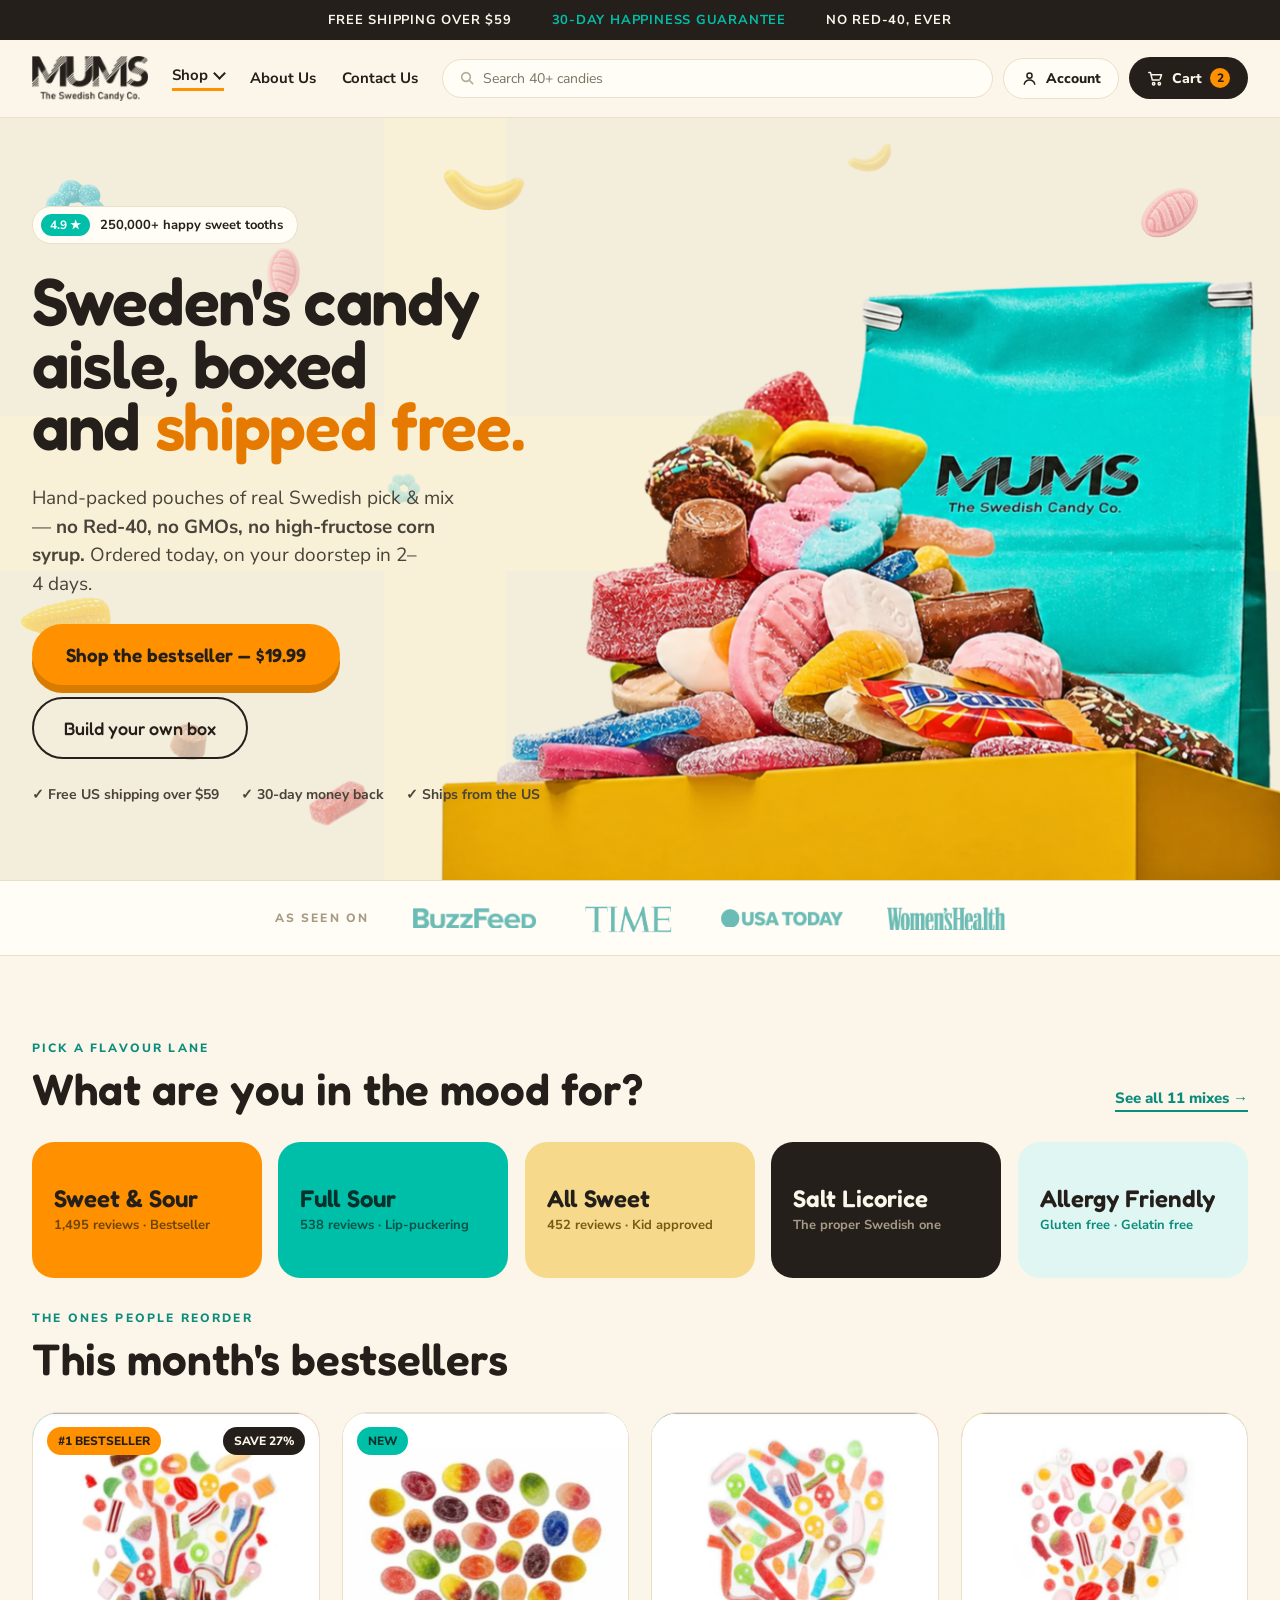
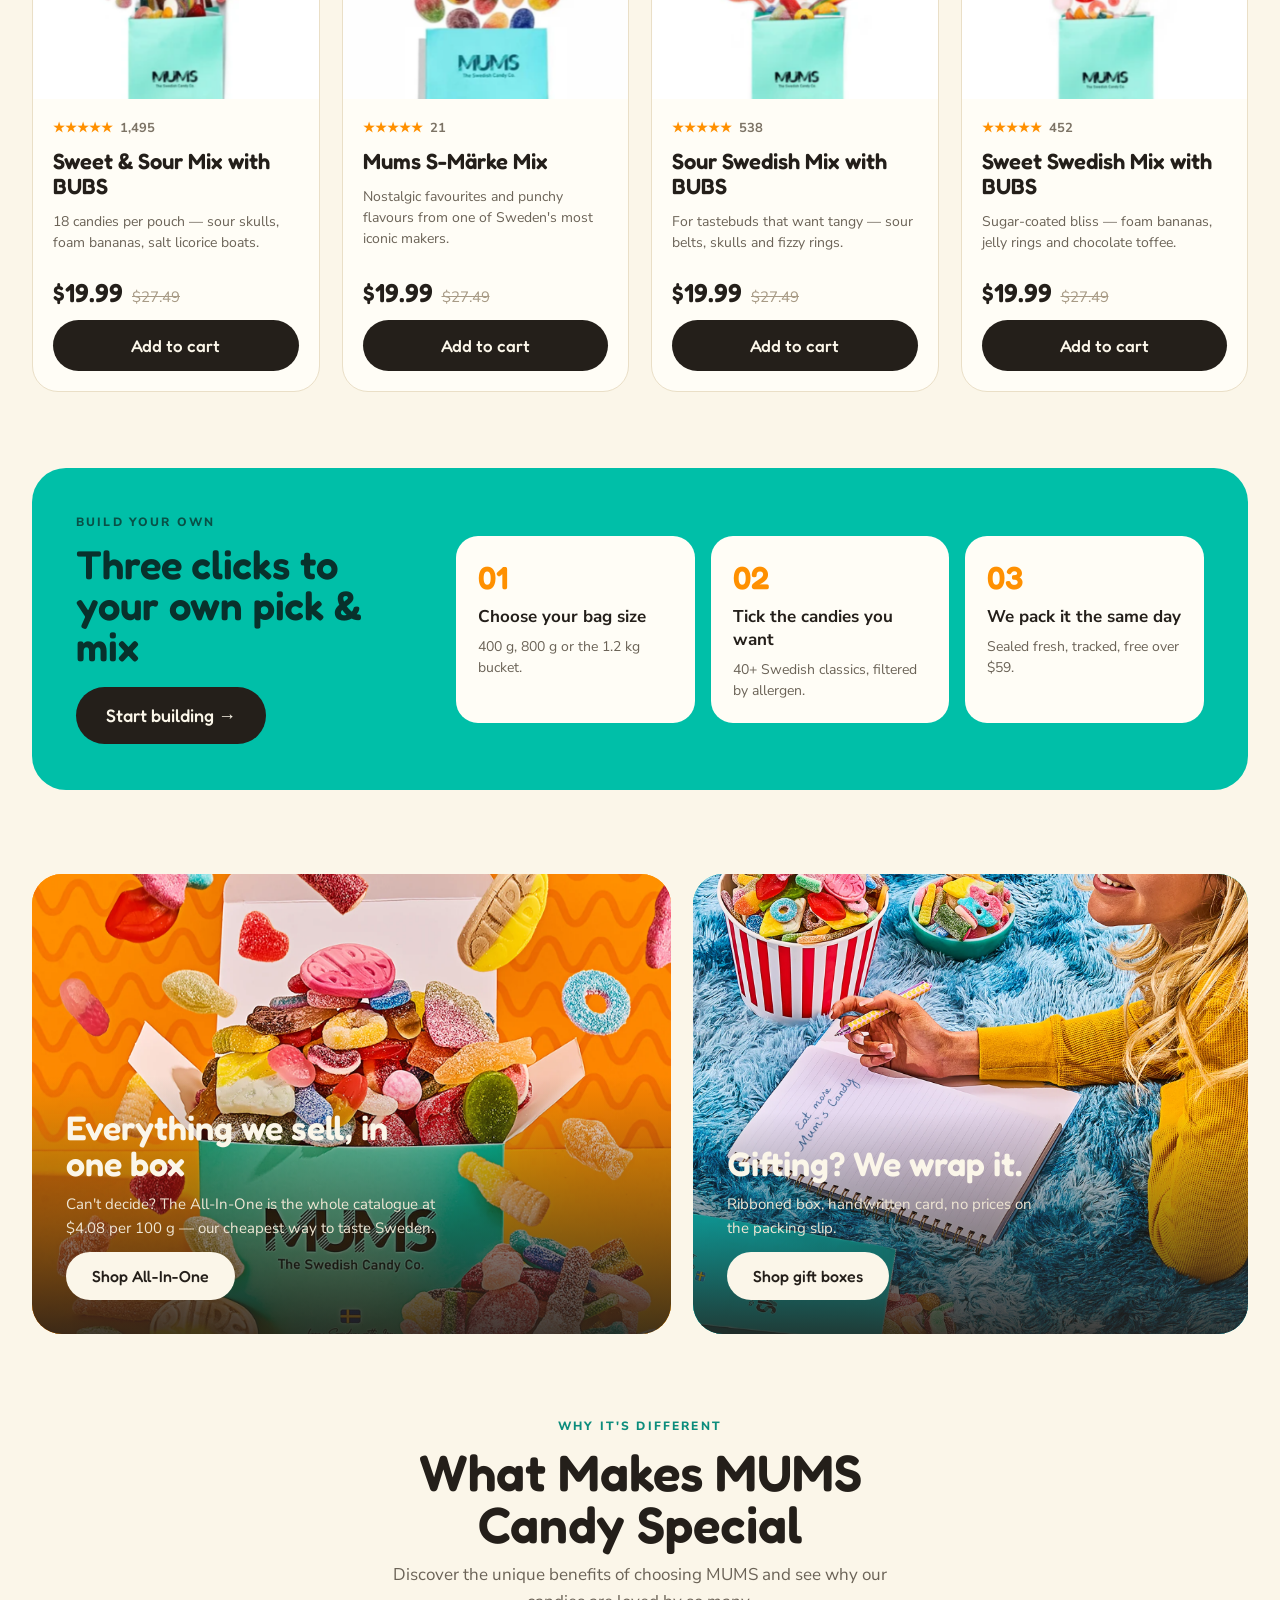
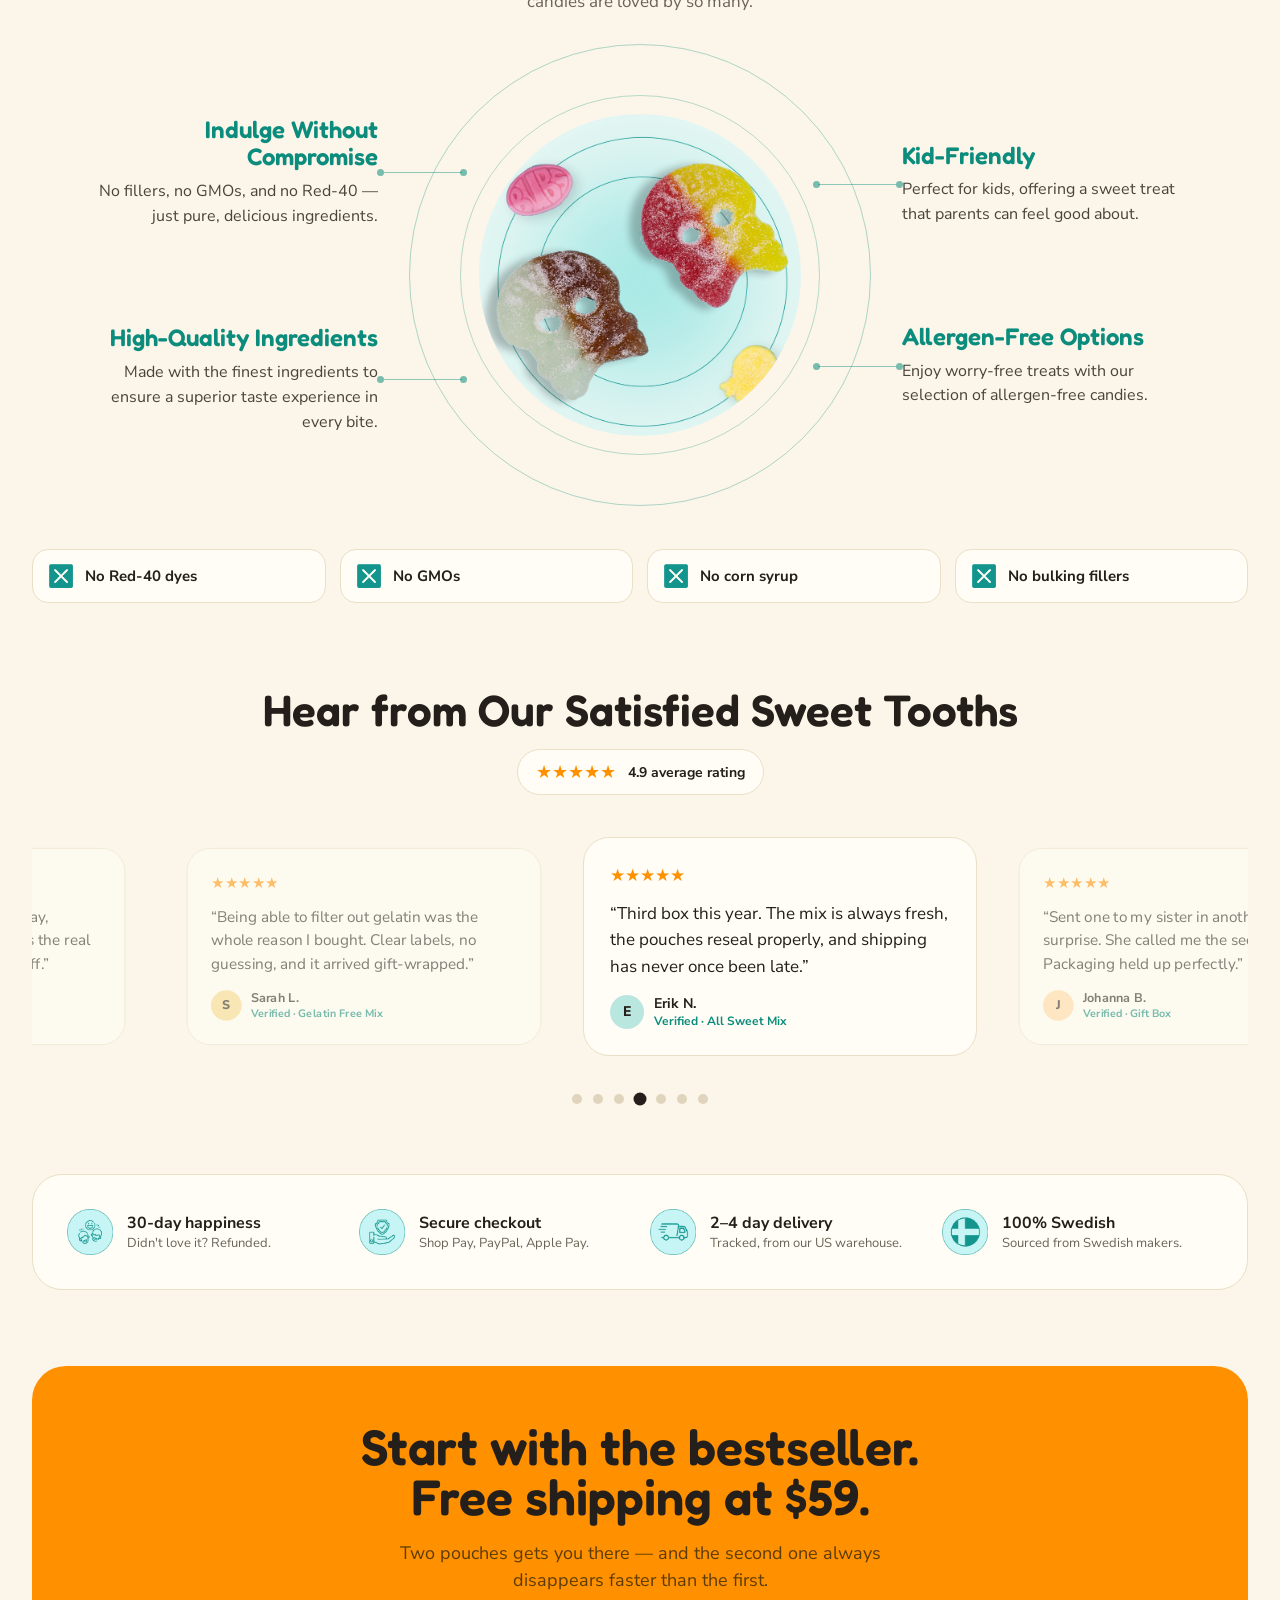
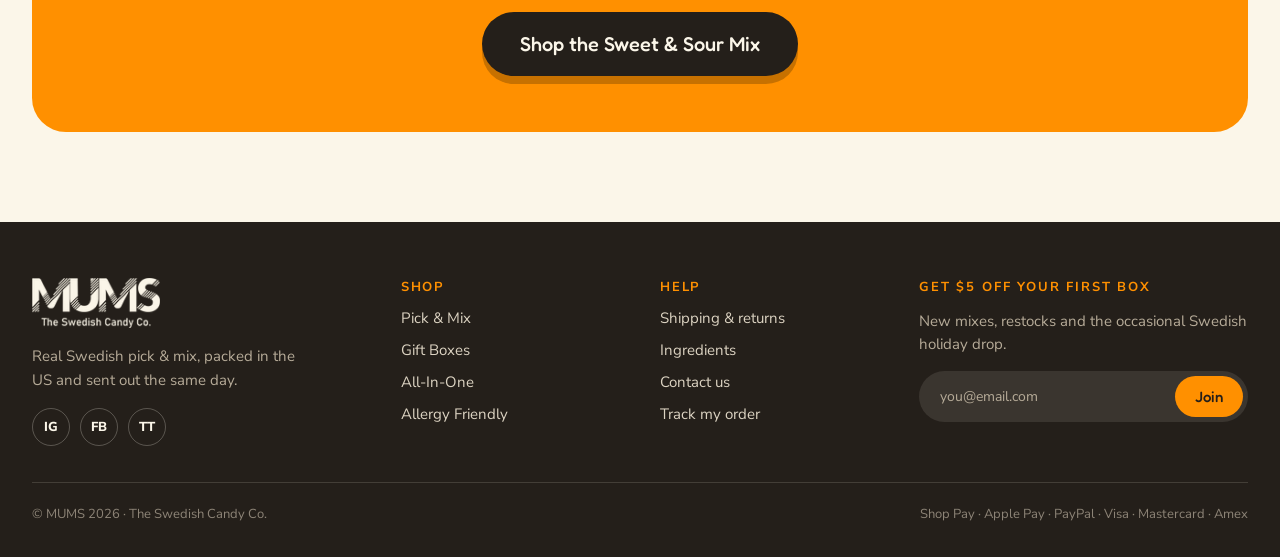
<file: index.html>
<!DOCTYPE html>
<html lang="en">
<head>
  <meta charset="utf-8" />
  <meta name="viewport" content="width=device-width, initial-scale=1" />
  <title>MUMS — The Swedish Candy Co.</title>
  <link rel="preconnect" href="https://fonts.googleapis.com" />
  <link rel="preconnect" href="https://fonts.gstatic.com" crossorigin="" />
  <link href="https://fonts.googleapis.com/css2?family=Fredoka:wght@400;500;600;700&family=Nunito+Sans:opsz,wght@6..12,400;6..12,600;6..12,700;6..12,800&display=swap" rel="stylesheet" />
  <link rel="stylesheet" href="styles.css" />
</head>
<body>
<div style="font-family: 'Nunito Sans', Helvetica, sans-serif; color: #241f1a; background: #fbf6e9; overflow-x: clip;">

  

  <div style="background: #241f1a; color: #fbf6e9; font-size: 13px; font-weight: 700; letter-spacing: 0.06em; text-transform: uppercase; display: flex; justify-content: center; gap: 40px; padding: 11px 24px; flex-wrap: wrap;">
    <span>Free shipping over $59</span>
    <span style="color: #00bfa8;">30-day happiness guarantee</span>
    <span>No Red-40, ever</span>
  </div>

  <header style="position: sticky; top: 0; z-index: 80; background: rgba(251, 246, 233, 0.94); backdrop-filter: blur(10px); border-bottom: 1px solid #eadfc7;">
    <div style="max-width: 1280px; margin: 0 auto; padding: 16px 32px; display: flex; align-items: center; flex-wrap: wrap; gap: 14px 24px;">
      <img src="assets/logo-mums-ink.png" alt="MUMS — The Swedish Candy Co." style="width: 116px; height: auto; display: block; cursor: pointer;" onclick="location.href='index.html'" />
      <nav style="display: flex; align-items: center; gap: 26px; font-size: 15px; font-weight: 700;">
        <div class="shop-wrap" style="position: relative; padding-bottom: 14px; margin-bottom: -14px;">
          <span class="shop-trigger" style="display: flex; align-items: center; gap: 7px; cursor: pointer; white-space: nowrap; padding-bottom: 3px; border-bottom: 3px solid #ff9000;">
            Shop
            <span class="shop-caret"></span>
          </span>
          <div class="shop-menu">
            <span onclick="location.href='product.html'" style="display: flex; align-items: center; justify-content: space-between; gap: 18px; padding: 11px 16px; border-radius: 12px; cursor: pointer; background: #eaf7f4; box-shadow: inset 3px 0 0 #00bfa8; white-space: nowrap;" class="hv0">
              Swedish Mixes
              <span style="color: #7c7365; font-weight: 800;">›</span>
            </span>
            <span onclick="location.href='product.html'" style="display: flex; align-items: center; justify-content: space-between; gap: 18px; padding: 11px 16px; border-radius: 12px; cursor: pointer; white-space: nowrap;" class="hv1">
              All-In-One Mix
              <span style="color: #7c7365; font-weight: 800;">›</span>
            </span>
            <span onclick="location.href='product.html'" style="display: flex; align-items: center; justify-content: space-between; gap: 18px; padding: 11px 16px; border-radius: 12px; cursor: pointer; white-space: nowrap;" class="hv1">
              Gift Boxes
              <span style="color: #7c7365; font-weight: 800;">›</span>
            </span>
            <span onclick="location.href='product.html'" style="display: flex; align-items: center; justify-content: space-between; gap: 18px; padding: 11px 16px; border-radius: 12px; cursor: pointer; white-space: nowrap;" class="hv1">
              Gluten Free Mix
              <span style="color: #7c7365; font-weight: 800;">›</span>
            </span>
            <span onclick="location.href='product.html'" style="display: flex; align-items: center; justify-content: space-between; gap: 18px; padding: 11px 16px; border-radius: 12px; cursor: pointer; white-space: nowrap;" class="hv1">
              Gelatin Free Mix
              <span style="color: #7c7365; font-weight: 800;">›</span>
            </span>
          </div>
        </div>
        <span style="cursor: pointer; white-space: nowrap;">About Us</span>
        <span style="cursor: pointer; white-space: nowrap;">Contact Us</span>
      </nav>
      <div style="display: flex; align-items: center; gap: 10px; flex: 1 1 260px; min-width: 0; justify-content: flex-end;">
        <div style="display: flex; align-items: center; gap: 8px; padding: 9px 16px; border: 1px solid #eadfc7; border-radius: 999px; background: #fffdf6; font-size: 14px; color: #7c7365; flex: 1 1 auto; min-width: 0; white-space: nowrap; overflow: hidden; cursor: text;">
          <svg viewBox="0 0 24 24" width="16" height="16" fill="none" stroke="#b6ab98" stroke-width="2.4" stroke-linecap="round" aria-hidden="true" style="flex: 0 0 auto;">
            <circle cx="10.5" cy="10.5" r="6.5"></circle>
            <path d="M15.4 15.4 20.5 20.5"></path>
          </svg>
          Search 40+ candies
        </div>
        <div style="position: relative; flex: 0 0 auto; display: flex;" class="acct-wrap">
          <button type="button" aria-label="Account" style="display: flex; align-items: center; gap: 8px; background: #fffdf6; color: #241f1a; border: 1px solid #eadfc7; border-radius: 999px; padding: 10px 17px; font-family: 'Nunito Sans', sans-serif; font-size: 14px; font-weight: 800; cursor: pointer; white-space: nowrap; transition: transform 0.3s ease;" class="hv1 grow">
            <svg viewBox="0 0 24 24" width="17" height="17" fill="none" stroke="#241f1a" stroke-width="2.1" stroke-linecap="round" stroke-linejoin="round" aria-hidden="true">
              <circle cx="12" cy="8" r="3.6"></circle>
              <path d="M4.6 20c1.1-3.9 4-5.8 7.4-5.8s6.3 1.9 7.4 5.8"></path>
            </svg>
            Account
          </button>
          <span class="acct-tip">Log in or create an account</span>
        </div>
        <button type="button" style="display: flex; align-items: center; gap: 8px; flex: 0 0 auto; background: #241f1a; color: #fbf6e9; border: 0; border-radius: 999px; padding: 11px 18px; font-family: 'Nunito Sans', sans-serif; font-size: 14px; font-weight: 800; cursor: pointer; transition: transform 0.3s ease;" class="grow">
          <svg viewBox="0 0 24 24" width="17" height="17" fill="none" stroke="#fbf6e9" stroke-width="2.1" stroke-linecap="round" stroke-linejoin="round" aria-hidden="true">
            <path d="M2.5 3.5h2.4l2.6 10.6h9.7"></path>
            <path d="M6.4 6.6h14.1l-2 6.2"></path>
            <circle cx="9.4" cy="19.4" r="1.7"></circle>
            <circle cx="17.4" cy="19.4" r="1.7"></circle>
          </svg>
          Cart
          <span style="background: #ff9000; color: #241f1a; border-radius: 999px; min-width: 20px; height: 20px; display: grid; place-items: center; font-size: 12px;">2</span>
        </button>
      </div>
    </div>
  </header>

  
  <main data-screen-label="Homepage">

    <section style="position: relative; background-color: #f3eddc; overflow: hidden;">
      <div aria-hidden="true" style="position: absolute; inset: 0; pointer-events: none; overflow: hidden;">
        <div data-px="0.28" data-rot="0deg" style="position: absolute; left: 0; right: 0; top: -18%; height: 136%; background: #f3eddc;">
          <span style="position: absolute; left: 0; right: 0; top: 42%; height: 15%; background: #f8f1d8;"></span>
          <span style="position: absolute; top: 0; bottom: 0; left: 30%; width: 9.5%; background: #f8f1d8;"></span>
        </div>
        <img src="assets/candy-2.png" alt="" data-px="0.16" data-rot="-16deg" style="position: absolute; top: 7%; left: 3%; width: 74px; opacity: 0.5; transform: rotate(-16deg);" />
        <img src="assets/candy-4.png" alt="" data-px="0.24" data-rot="22deg" style="position: absolute; top: 3%; left: 34%; width: 92px; opacity: 0.42; transform: rotate(22deg);" />
        <img src="assets/candy-1.png" alt="" data-px="0.1" data-rot="-34deg" style="position: absolute; top: 17%; left: 20%; width: 54px; opacity: 0.34; transform: rotate(-34deg);" />
        <img src="assets/candy-6.png" alt="" data-px="0.2" data-rot="38deg" style="position: absolute; top: 60%; left: 2%; width: 84px; opacity: 0.45; transform: rotate(38deg);" />
        <img src="assets/candy-3.png" alt="" data-px="0.13" data-rot="-12deg" style="position: absolute; bottom: 6%; left: 24%; width: 62px; opacity: 0.36; transform: rotate(-12deg);" />
        <img src="assets/candy-5.png" alt="" data-px="0.08" data-rot="14deg" style="position: absolute; bottom: 15%; left: 13%; width: 46px; opacity: 0.28; transform: rotate(14deg);" />
        <img src="assets/candy-2.png" alt="" data-px="0.06" data-rot="28deg" style="position: absolute; top: 46%; left: 30%; width: 40px; opacity: 0.24; transform: rotate(28deg);" />
        <img src="assets/candy-1.png" alt="" data-px="0.22" data-rot="18deg" style="position: absolute; top: 8%; right: 6%; width: 68px; opacity: 0.4; transform: rotate(18deg);" />
        <img src="assets/candy-3.png" alt="" data-px="0.09" data-rot="-24deg" style="position: absolute; top: 26%; right: 27%; width: 44px; opacity: 0.26; transform: rotate(-24deg);" />
        <img src="assets/candy-4.png" alt="" data-px="0.18" data-rot="-8deg" style="position: absolute; top: 2%; right: 30%; width: 52px; opacity: 0.3; transform: rotate(-8deg);" />
      </div>
      <img src="assets/hero-candy-box.png" alt="A box of Swedish pick and mix candy" style="position: absolute; bottom: -4%; right: -4%; width: 70%; max-width: 1080px; height: auto; display: block;" />
      <div style="position: relative; max-width: 1280px; margin: 0 auto; padding: 88px 32px 76px; display: grid; grid-template-columns: minmax(300px, 520px) 1fr;">
        <div class="hero-copy" style="display: flex; flex-direction: column; align-items: flex-start; gap: 26px;">
          <div class="hero-item hero-item-1" style="display: flex; align-items: center; gap: 10px; background: #fffdf6; border: 1px solid #eadfc7; border-radius: 999px; padding: 7px 14px 7px 8px; font-size: 13px; font-weight: 700;">
            <span style="background: #00bfa8; color: #fff; border-radius: 999px; padding: 3px 9px; font-size: 12px;">4.9 ★</span>
            250,000+ happy sweet tooths
          </div>
          <h1 class="hero-item hero-item-2" style="margin: 0; font-family: Fredoka, sans-serif; font-weight: 600; font-size: clamp(46px, 5.2vw, 76px); line-height: 0.94; letter-spacing: -0.02em; text-wrap: balance;">
            Sweden's candy<br />aisle, boxed<br />and <span style="color: #e67a00;">shipped free.</span>
          </h1>
          <p class="hero-item hero-item-3" style="margin: 0; max-width: 430px; font-size: 19px; line-height: 1.5; color: #4a433a; text-wrap: pretty;">
            Hand-packed pouches of real Swedish pick &amp; mix — <strong>no Red-40, no GMOs, no high-fructose corn syrup.</strong> Ordered today, on your doorstep in 2–4 days.
          </p>
          <div class="hero-item hero-item-4" style="display: flex; align-items: center; gap: 12px; flex-wrap: wrap;">
            <button type="button" onclick="location.href='product.html'" style="background: #ff9000; color: #241f1a; border: 0; border-radius: 999px; padding: 19px 34px; font-family: Fredoka, sans-serif; font-size: 19px; font-weight: 600; cursor: pointer; box-shadow: 0 8px 0 #d97b00; transition: transform 0.3s ease;" class="grow">Shop the bestseller — $19.99</button>
            <button type="button" onclick="location.href='product.html'" style="background: transparent; color: #241f1a; border: 2px solid #241f1a; border-radius: 999px; padding: 18px 30px; font-family: Fredoka, sans-serif; font-size: 18px; font-weight: 500; cursor: pointer; transition: transform 0.3s ease;" class="grow">Build your own box</button>
          </div>
          <div class="hero-item hero-item-5" style="display: flex; gap: 22px; flex-wrap: wrap; font-size: 14px; font-weight: 700; color: #4a433a;">
            <span>✓ Free US shipping over $59</span>
            <span>✓ 30-day money back</span>
            <span>✓ Ships from the US</span>
          </div>
        </div>
      </div>
    </section>

    <section style="background: #fffdf6; border-top: 1px solid #eadfc7; border-bottom: 1px solid #eadfc7;">
      <div style="max-width: 1280px; margin: 0 auto; padding: 22px 32px; display: flex; align-items: center; gap: 44px; flex-wrap: wrap; justify-content: center;">
        <span style="font-family: 'Nunito Sans', sans-serif; font-size: 12px; font-weight: 800; letter-spacing: 0.18em; text-transform: uppercase; color: #a89b86;">As seen on</span>
        <img src="assets/press-buzzfeed.png" alt="BuzzFeed" style="height: 21px; width: auto; opacity: 0.62;" />
        <img src="assets/press-time.png" alt="Time" style="height: 30px; width: auto; opacity: 0.62;" />
        <img src="assets/press-usa-today.png" alt="USA Today" style="height: 19px; width: auto; opacity: 0.62;" />
        <img src="assets/press-womens-health.png" alt="Women's Health" style="height: 24px; width: auto; opacity: 0.62;" />
      </div>
    </section>

    <section class="flavour-section" style="max-width: 1280px; margin: 0 auto; padding: 84px 32px 0;">
      <div class="flavour-header" data-pop="head" style="display: flex; align-items: flex-end; justify-content: space-between; gap: 24px; flex-wrap: wrap; margin-bottom: 30px;">
        <div style="display: flex; flex-direction: column; gap: 10px;">
          <span style="font-size: 12px; font-weight: 800; letter-spacing: 0.18em; text-transform: uppercase; color: #0b8c7c;">Pick a flavour lane</span>
          <h2 style="margin: 0; font-family: Fredoka, sans-serif; font-weight: 600; font-size: 44px; line-height: 1.05;">What are you in the mood for?</h2>
        </div>
        <span onclick="location.href='product.html'" style="cursor: pointer; font-size: 15px; font-weight: 800; color: #0b8c7c; border-bottom: 2px solid #0b8c7c; padding-bottom: 2px;">See all 11 mixes →</span>
      </div>
      <div class="flavour-grid" style="display: grid; grid-template-columns: repeat(auto-fit, minmax(180px, 1fr)); gap: 16px;">
        <div data-pop="0">
          <div onclick="location.href='product.html'" style="cursor: pointer; height: 100%; background: #ff9000; border-radius: 22px; padding: 22px; display: flex; flex-direction: column; justify-content: center; gap: 6px; transition: transform 0.3s ease, box-shadow 0.3s ease;" class="hv2 grow">
            <div style="display: flex; flex-direction: column; gap: 4px;">
              <span style="font-family: Fredoka, sans-serif; font-size: 24px; font-weight: 600; line-height: 1.1; color: #241f1a;">Sweet &amp; Sour</span>
              <span style="font-size: 13px; font-weight: 700; color: #6b4406;">1,495 reviews · Bestseller</span>
            </div>
          </div>
        </div>
        <div data-pop="1">
          <div onclick="location.href='product.html'" style="cursor: pointer; height: 100%; background: #00bfa8; border-radius: 22px; padding: 22px; display: flex; flex-direction: column; justify-content: center; gap: 6px; transition: transform 0.3s ease, box-shadow 0.3s ease;" class="hv2 grow">
            <div style="display: flex; flex-direction: column; gap: 4px;">
              <span style="font-family: Fredoka, sans-serif; font-size: 24px; font-weight: 600; line-height: 1.1; color: #08312c;">Full Sour</span>
              <span style="font-size: 13px; font-weight: 700; color: #085147;">538 reviews · Lip-puckering</span>
            </div>
          </div>
        </div>
        <div data-pop="2">
          <div onclick="location.href='product.html'" style="cursor: pointer; height: 100%; background: #f6d98a; border-radius: 22px; padding: 22px; display: flex; flex-direction: column; justify-content: center; gap: 6px; transition: transform 0.3s ease, box-shadow 0.3s ease;" class="hv2 grow">
            <div style="display: flex; flex-direction: column; gap: 4px;">
              <span style="font-family: Fredoka, sans-serif; font-size: 24px; font-weight: 600; line-height: 1.1; color: #241f1a;">All Sweet</span>
              <span style="font-size: 13px; font-weight: 700; color: #7a5a11;">452 reviews · Kid approved</span>
            </div>
          </div>
        </div>
        <div data-pop="3">
          <div onclick="location.href='product.html'" style="cursor: pointer; height: 100%; background: #241f1a; border-radius: 22px; padding: 22px; display: flex; flex-direction: column; justify-content: center; gap: 6px; transition: transform 0.3s ease, box-shadow 0.3s ease;" class="hv2 grow">
            <div style="display: flex; flex-direction: column; gap: 4px;">
              <span style="font-family: Fredoka, sans-serif; font-size: 24px; font-weight: 600; line-height: 1.1; color: #fbf6e9;">Salt Licorice</span>
              <span style="font-size: 13px; font-weight: 700; color: #a89b86;">The proper Swedish one</span>
            </div>
          </div>
        </div>
        <div data-pop="4">
          <div onclick="location.href='product.html'" style="cursor: pointer; height: 100%; background: #dff6f2; border-radius: 22px; padding: 22px; display: flex; flex-direction: column; justify-content: center; gap: 6px; transition: transform 0.3s ease, box-shadow 0.3s ease;" class="hv2 grow">
            <div style="display: flex; flex-direction: column; gap: 4px;">
              <span style="font-family: Fredoka, sans-serif; font-size: 24px; font-weight: 600; line-height: 1.1; color: #241f1a;">Allergy Friendly</span>
              <span style="font-size: 13px; font-weight: 700; color: #0b8c7c;">Gluten free · Gelatin free</span>
            </div>
          </div>
        </div>
      </div>
    </section>

    <section style="max-width: 1280px; margin: 0 auto; padding: 76px 32px 0;">
      <div style="display: flex; align-items: flex-end; justify-content: space-between; gap: 24px; flex-wrap: wrap; margin-bottom: 30px;">
        <div style="display: flex; flex-direction: column; gap: 10px;">
          <span style="font-size: 12px; font-weight: 800; letter-spacing: 0.18em; text-transform: uppercase; color: #0b8c7c;">The ones people reorder</span>
          <h2 style="margin: 0; font-family: Fredoka, sans-serif; font-weight: 600; font-size: 44px; line-height: 1.05;">This month's bestsellers</h2>
        </div>
      </div>
      <div style="display: grid; grid-template-columns: repeat(auto-fit, minmax(250px, 1fr)); gap: 22px;">

        <article style="background: #fffdf6; border: 1px solid #eadfc7; border-radius: 26px; overflow: hidden; display: flex; flex-direction: column;">
          <div style="position: relative; aspect-ratio: 1; background: #ffffff; overflow: hidden;">
            <img src="assets/mix-sweetsour-b.png" alt="" style="position: absolute; inset: 0; width: 100%; height: 100%; object-fit: cover; display: block;" />
            <img src="assets/mix-sweetsour-a.png" alt="Sweet and Sour Swedish Mix" style="position: absolute; inset: 0; width: 100%; height: 100%; object-fit: cover; display: block; transition: opacity 0.4s ease, transform 0.6s ease;" class="hv3" />
            <span style="position: absolute; z-index: 2; top: 14px; left: 14px; background: #ff9000; color: #241f1a; font-size: 12px; font-weight: 800; padding: 6px 11px; border-radius: 999px;">#1 BESTSELLER</span>
            <span style="position: absolute; z-index: 2; top: 14px; right: 14px; background: #241f1a; color: #fbf6e9; font-size: 12px; font-weight: 800; padding: 6px 11px; border-radius: 999px;">SAVE 27%</span>
          </div>
          <div style="padding: 20px; display: flex; flex-direction: column; gap: 12px; flex: 1;">
            <div style="display: flex; align-items: center; gap: 7px; font-size: 13px; font-weight: 700;"><span style="color: #ff9000;">★★★★★</span><span style="color: #7c7365;">1,495</span></div>
            <h3 style="margin: 0; font-family: Fredoka, sans-serif; font-size: 22px; font-weight: 600; line-height: 1.15;">Sweet &amp; Sour Mix with BUBS</h3>
            <p style="margin: 0; font-size: 14px; line-height: 1.5; color: #6b6357;">18 candies per pouch — sour skulls, foam bananas, salt licorice boats.</p>
            <div style="flex: 1;"></div>
            <div style="display: flex; align-items: baseline; gap: 9px;"><span style="font-family: Fredoka, sans-serif; font-size: 26px; font-weight: 600;">$19.99</span><span style="font-size: 15px; color: #a89b86; text-decoration: line-through;">$27.49</span></div>
            <button type="button" onclick="location.href='product.html'" style="background: #241f1a; color: #fbf6e9; border: 0; border-radius: 999px; padding: 15px; font-family: Fredoka, sans-serif; font-size: 17px; font-weight: 500; cursor: pointer; transition: transform 0.3s ease;" class="hv4 grow">Add to cart</button>
          </div>
        </article>

        <article style="background: #fffdf6; border: 1px solid #eadfc7; border-radius: 26px; overflow: hidden; display: flex; flex-direction: column;">
          <div style="position: relative; aspect-ratio: 1; background: #ffffff; overflow: hidden;">
            <img src="assets/mix-smarke-b.png" alt="" style="position: absolute; inset: 0; width: 100%; height: 100%; object-fit: cover; display: block;" />
            <img src="assets/mix-smarke-a.png" alt="Mums S-Marke Mix" style="position: absolute; inset: 0; width: 100%; height: 100%; object-fit: cover; display: block; transition: opacity 0.4s ease, transform 0.6s ease;" class="hv3" />
            <span style="position: absolute; z-index: 2; top: 14px; left: 14px; background: #00bfa8; color: #08312c; font-size: 12px; font-weight: 800; padding: 6px 11px; border-radius: 999px;">NEW</span>
          </div>
          <div style="padding: 20px; display: flex; flex-direction: column; gap: 12px; flex: 1;">
            <div style="display: flex; align-items: center; gap: 7px; font-size: 13px; font-weight: 700;"><span style="color: #ff9000;">★★★★★</span><span style="color: #7c7365;">21</span></div>
            <h3 style="margin: 0; font-family: Fredoka, sans-serif; font-size: 22px; font-weight: 600; line-height: 1.15;">Mums S-Märke Mix</h3>
            <p style="margin: 0; font-size: 14px; line-height: 1.5; color: #6b6357;">Nostalgic favourites and punchy flavours from one of Sweden's most iconic makers.</p>
            <div style="flex: 1;"></div>
            <div style="display: flex; align-items: baseline; gap: 9px;"><span style="font-family: Fredoka, sans-serif; font-size: 26px; font-weight: 600;">$19.99</span><span style="font-size: 15px; color: #a89b86; text-decoration: line-through;">$27.49</span></div>
            <button type="button" onclick="location.href='product.html'" style="background: #241f1a; color: #fbf6e9; border: 0; border-radius: 999px; padding: 15px; font-family: Fredoka, sans-serif; font-size: 17px; font-weight: 500; cursor: pointer; transition: transform 0.3s ease;" class="hv4 grow">Add to cart</button>
          </div>
        </article>

        <article style="background: #fffdf6; border: 1px solid #eadfc7; border-radius: 26px; overflow: hidden; display: flex; flex-direction: column;">
          <div style="position: relative; aspect-ratio: 1; background: #ffffff; overflow: hidden;">
            <img src="assets/mix-sour-b.png" alt="" style="position: absolute; inset: 0; width: 100%; height: 100%; object-fit: cover; display: block;" />
            <img src="assets/mix-sour-a.png" alt="Sour Swedish Mix" style="position: absolute; inset: 0; width: 100%; height: 100%; object-fit: cover; display: block; transition: opacity 0.4s ease, transform 0.6s ease;" class="hv3" />
          </div>
          <div style="padding: 20px; display: flex; flex-direction: column; gap: 12px; flex: 1;">
            <div style="display: flex; align-items: center; gap: 7px; font-size: 13px; font-weight: 700;"><span style="color: #ff9000;">★★★★★</span><span style="color: #7c7365;">538</span></div>
            <h3 style="margin: 0; font-family: Fredoka, sans-serif; font-size: 22px; font-weight: 600; line-height: 1.15;">Sour Swedish Mix with BUBS</h3>
            <p style="margin: 0; font-size: 14px; line-height: 1.5; color: #6b6357;">For tastebuds that want tangy — sour belts, skulls and fizzy rings.</p>
            <div style="flex: 1;"></div>
            <div style="display: flex; align-items: baseline; gap: 9px;"><span style="font-family: Fredoka, sans-serif; font-size: 26px; font-weight: 600;">$19.99</span><span style="font-size: 15px; color: #a89b86; text-decoration: line-through;">$27.49</span></div>
            <button type="button" onclick="location.href='product.html'" style="background: #241f1a; color: #fbf6e9; border: 0; border-radius: 999px; padding: 15px; font-family: Fredoka, sans-serif; font-size: 17px; font-weight: 500; cursor: pointer; transition: transform 0.3s ease;" class="hv4 grow">Add to cart</button>
          </div>
        </article>

        <article style="background: #fffdf6; border: 1px solid #eadfc7; border-radius: 26px; overflow: hidden; display: flex; flex-direction: column;">
          <div style="position: relative; aspect-ratio: 1; background: #ffffff; overflow: hidden;">
            <img src="assets/mix-sweet-b.png" alt="" style="position: absolute; inset: 0; width: 100%; height: 100%; object-fit: cover; display: block;" />
            <img src="assets/mix-sweet-a.png" alt="Sweet Swedish Mix" style="position: absolute; inset: 0; width: 100%; height: 100%; object-fit: cover; display: block; transition: opacity 0.4s ease, transform 0.6s ease;" class="hv3" />
          </div>
          <div style="padding: 20px; display: flex; flex-direction: column; gap: 12px; flex: 1;">
            <div style="display: flex; align-items: center; gap: 7px; font-size: 13px; font-weight: 700;"><span style="color: #ff9000;">★★★★★</span><span style="color: #7c7365;">452</span></div>
            <h3 style="margin: 0; font-family: Fredoka, sans-serif; font-size: 22px; font-weight: 600; line-height: 1.15;">Sweet Swedish Mix with BUBS</h3>
            <p style="margin: 0; font-size: 14px; line-height: 1.5; color: #6b6357;">Sugar-coated bliss — foam bananas, jelly rings and chocolate toffee.</p>
            <div style="flex: 1;"></div>
            <div style="display: flex; align-items: baseline; gap: 9px;"><span style="font-family: Fredoka, sans-serif; font-size: 26px; font-weight: 600;">$19.99</span><span style="font-size: 15px; color: #a89b86; text-decoration: line-through;">$27.49</span></div>
            <button type="button" onclick="location.href='product.html'" style="background: #241f1a; color: #fbf6e9; border: 0; border-radius: 999px; padding: 15px; font-family: Fredoka, sans-serif; font-size: 17px; font-weight: 500; cursor: pointer; transition: transform 0.3s ease;" class="hv4 grow">Add to cart</button>
          </div>
        </article>
      </div>
    </section>

    <section style="max-width: 1280px; margin: 76px auto 0; padding: 0 32px;">
      <div style="background: #00bfa8; border-radius: 34px; padding: 46px 44px; display: grid; grid-template-columns: minmax(260px, 340px) 1fr; gap: 40px; align-items: center;">
        <div style="display: flex; flex-direction: column; gap: 14px;">
          <span style="font-size: 12px; font-weight: 800; letter-spacing: 0.18em; text-transform: uppercase; color: #085147;">Build your own</span>
          <h2 style="margin: 0; font-family: Fredoka, sans-serif; font-weight: 600; font-size: 40px; line-height: 1.02; color: #08312c;">Three clicks to your own pick &amp; mix</h2>
          <button type="button" onclick="location.href='product.html'" style="align-self: flex-start; margin-top: 6px; background: #241f1a; color: #fbf6e9; border: 0; border-radius: 999px; padding: 17px 30px; font-family: Fredoka, sans-serif; font-size: 18px; font-weight: 500; cursor: pointer; transition: transform 0.3s ease;" class="grow">Start building →</button>
        </div>
        <div style="display: grid; grid-template-columns: repeat(auto-fit, minmax(190px, 1fr)); gap: 16px;">
          <div style="background: #fffdf6; border-radius: 22px; padding: 22px; display: flex; flex-direction: column; gap: 8px;">
            <span style="font-family: Fredoka, sans-serif; font-size: 32px; font-weight: 600; color: #ff9000;">01</span>
            <strong style="font-size: 17px;">Choose your bag size</strong>
            <span style="font-size: 14px; line-height: 1.5; color: #6b6357;">400 g, 800 g or the 1.2 kg bucket.</span>
          </div>
          <div style="background: #fffdf6; border-radius: 22px; padding: 22px; display: flex; flex-direction: column; gap: 8px;">
            <span style="font-family: Fredoka, sans-serif; font-size: 32px; font-weight: 600; color: #ff9000;">02</span>
            <strong style="font-size: 17px;">Tick the candies you want</strong>
            <span style="font-size: 14px; line-height: 1.5; color: #6b6357;">40+ Swedish classics, filtered by allergen.</span>
          </div>
          <div style="background: #fffdf6; border-radius: 22px; padding: 22px; display: flex; flex-direction: column; gap: 8px;">
            <span style="font-family: Fredoka, sans-serif; font-size: 32px; font-weight: 600; color: #ff9000;">03</span>
            <strong style="font-size: 17px;">We pack it the same day</strong>
            <span style="font-size: 14px; line-height: 1.5; color: #6b6357;">Sealed fresh, tracked, free over $59.</span>
          </div>
        </div>
      </div>
    </section>

    <section style="max-width: 1280px; margin: 0 auto; padding: 84px 32px 0; display: grid; grid-template-columns: 1.15fr 1fr; gap: 22px; align-items: stretch;">
      <div style="position: relative; border-radius: 30px; overflow: hidden; min-height: 460px; height: 100%; background: #ff9000; transition: transform 0.35s ease, box-shadow 0.35s ease;" class="hv5">
        <img src="assets/section-made-in-sweden.png" alt="All-in-one mix" style="position: absolute; inset: 0; width: 100%; height: 100%; object-fit: cover;" />
        <div style="position: absolute; inset: auto 0 0 0; padding: 34px; background: linear-gradient(to top, rgba(36, 31, 26, 0.86), rgba(36, 31, 26, 0)); display: flex; flex-direction: column; gap: 12px; align-items: flex-start;">
          <h3 style="margin: 0; font-family: Fredoka, sans-serif; font-size: 34px; font-weight: 600; line-height: 1.05; color: #fbf6e9; max-width: 380px;">Everything we sell, in one box</h3>
          <p style="margin: 0; max-width: 400px; font-size: 15px; line-height: 1.55; color: #efe6d4;">Can't decide? The All-In-One is the whole catalogue at $4.08 per 100 g — our cheapest way to taste Sweden.</p>
          <button type="button" onclick="location.href='product.html'" style="background: #fbf6e9; color: #241f1a; border: 0; border-radius: 999px; padding: 14px 26px; font-family: Fredoka, sans-serif; font-size: 16px; font-weight: 500; cursor: pointer; transition: background 0.25s ease, color 0.25s ease;" class="hv6">Shop All-In-One</button>
        </div>
      </div>
      <div style="position: relative; border-radius: 30px; overflow: hidden; min-height: 460px; height: 100%; background: #00bfa8; transition: transform 0.35s ease, box-shadow 0.35s ease;" class="hv5">
        <img src="assets/product-gift-box.png" alt="Gift box" style="position: absolute; inset: 0; width: 100%; height: 100%; object-fit: cover;" />
        <div style="position: absolute; inset: auto 0 0 0; padding: 34px; background: linear-gradient(to top, rgba(36, 31, 26, 0.86), rgba(36, 31, 26, 0)); display: flex; flex-direction: column; gap: 12px; align-items: flex-start;">
          <h3 style="margin: 0; font-family: Fredoka, sans-serif; font-size: 34px; font-weight: 600; line-height: 1.05; color: #fbf6e9; max-width: 320px;">Gifting? We wrap it.</h3>
          <p style="margin: 0; max-width: 330px; font-size: 15px; line-height: 1.55; color: #efe6d4;">Ribboned box, handwritten card, no prices on the packing slip.</p>
          <button type="button" onclick="location.href='product.html'" style="background: #fbf6e9; color: #241f1a; border: 0; border-radius: 999px; padding: 14px 26px; font-family: Fredoka, sans-serif; font-size: 16px; font-weight: 500; cursor: pointer; transition: background 0.25s ease, color 0.25s ease;" class="hv6">Shop gift boxes</button>
        </div>
      </div>
    </section>

    <section style="max-width: 1280px; margin: 84px auto 0; padding: 0 32px;">
      <div style="display: flex; flex-direction: column; align-items: center; gap: 12px; text-align: center;">
        <span style="font-size: 12px; font-weight: 800; letter-spacing: 0.18em; text-transform: uppercase; color: #0b8c7c;">Why it's different</span>
        <h2 style="margin: 0; font-family: Fredoka, sans-serif; font-weight: 600; font-size: clamp(36px, 4vw, 52px); line-height: 1.02; max-width: 620px; text-wrap: balance;">What Makes MUMS Candy Special</h2>
        <p style="margin: 0; max-width: 520px; font-size: 17px; line-height: 1.55; color: #6b6357; text-wrap: pretty;">Discover the unique benefits of choosing MUMS and see why our candies are loved by so many.</p>
      </div>

      <div data-pop="special" style="position: relative; margin-top: 30px; display: grid; grid-template-columns: minmax(190px, 300px) minmax(280px, 460px) minmax(190px, 300px); justify-content: center; align-items: center; gap: 24px;">
        <div style="position: relative; z-index: 1; display: flex; flex-direction: column; gap: 96px; text-align: right; padding-right: 8px;">
          <div style="position: relative; display: flex; flex-direction: column; gap: 8px;">
            <h3 style="margin: 0; font-family: Fredoka, sans-serif; font-size: 24px; font-weight: 600; color: #0b8c7c; line-height: 1.15;">Indulge Without Compromise</h3>
            <p style="margin: 0; font-size: 16px; line-height: 1.55; color: #4a433a; text-wrap: pretty;">No fillers, no GMOs, and no Red-40 — just pure, delicious ingredients.</p>
            <span style="position: absolute; top: 50%; right: -84px; width: 78px; height: 1px; background: rgba(11, 140, 124, 0.45);"></span>
            <span style="position: absolute; top: 50%; right: -6px; width: 7px; height: 7px; margin-top: -3px; border-radius: 999px; background: rgba(11, 140, 124, 0.55);"></span>
            <span style="position: absolute; top: 50%; right: -89px; width: 7px; height: 7px; margin-top: -3px; border-radius: 999px; background: rgba(11, 140, 124, 0.55);"></span>
          </div>
          <div style="position: relative; display: flex; flex-direction: column; gap: 8px;">
            <h3 style="margin: 0; font-family: Fredoka, sans-serif; font-size: 24px; font-weight: 600; color: #0b8c7c; line-height: 1.15;">High-Quality Ingredients</h3>
            <p style="margin: 0; font-size: 16px; line-height: 1.55; color: #4a433a; text-wrap: pretty;">Made with the finest ingredients to ensure a superior taste experience in every bite.</p>
            <span style="position: absolute; top: 50%; right: -84px; width: 78px; height: 1px; background: rgba(11, 140, 124, 0.45);"></span>
            <span style="position: absolute; top: 50%; right: -6px; width: 7px; height: 7px; margin-top: -3px; border-radius: 999px; background: rgba(11, 140, 124, 0.55);"></span>
            <span style="position: absolute; top: 50%; right: -89px; width: 7px; height: 7px; margin-top: -3px; border-radius: 999px; background: rgba(11, 140, 124, 0.55);"></span>
          </div>
        </div>

        <div style="position: relative; z-index: 1; aspect-ratio: 1; display: grid; place-items: center;">
          <div style="position: absolute; width: 100%; height: 100%; border-radius: 999px; border: 1px solid rgba(11, 140, 124, 0.32);"></div>
          <div style="position: absolute; width: 78%; height: 78%; border-radius: 999px; border: 1px solid rgba(11, 140, 124, 0.28);"></div>
          <div style="width: 70%; height: 70%; border-radius: 999px; overflow: hidden; background: #e6f7f4;">
            <img src="assets/section-what-makes-mums-special.png" alt="Swedish candy close up" style="width: 100%; height: 100%; object-fit: cover; display: block;" />
          </div>
        </div>

        <div style="position: relative; z-index: 1; display: flex; flex-direction: column; gap: 96px; text-align: left; padding-left: 8px;">
          <div style="position: relative; display: flex; flex-direction: column; gap: 8px;">
            <h3 style="margin: 0; font-family: Fredoka, sans-serif; font-size: 24px; font-weight: 600; color: #0b8c7c; line-height: 1.15;">Kid-Friendly</h3>
            <p style="margin: 0; font-size: 16px; line-height: 1.55; color: #4a433a; text-wrap: pretty;">Perfect for kids, offering a sweet treat that parents can feel good about.</p>
            <span style="position: absolute; top: 50%; left: -84px; width: 78px; height: 1px; background: rgba(11, 140, 124, 0.45);"></span>
            <span style="position: absolute; top: 50%; left: -6px; width: 7px; height: 7px; margin-top: -3px; border-radius: 999px; background: rgba(11, 140, 124, 0.55);"></span>
            <span style="position: absolute; top: 50%; left: -89px; width: 7px; height: 7px; margin-top: -3px; border-radius: 999px; background: rgba(11, 140, 124, 0.55);"></span>
          </div>
          <div style="position: relative; display: flex; flex-direction: column; gap: 8px;">
            <h3 style="margin: 0; font-family: Fredoka, sans-serif; font-size: 24px; font-weight: 600; color: #0b8c7c; line-height: 1.15;">Allergen-Free Options</h3>
            <p style="margin: 0; font-size: 16px; line-height: 1.55; color: #4a433a; text-wrap: pretty;">Enjoy worry-free treats with our selection of allergen-free candies.</p>
            <span style="position: absolute; top: 50%; left: -84px; width: 78px; height: 1px; background: rgba(11, 140, 124, 0.45);"></span>
            <span style="position: absolute; top: 50%; left: -6px; width: 7px; height: 7px; margin-top: -3px; border-radius: 999px; background: rgba(11, 140, 124, 0.55);"></span>
            <span style="position: absolute; top: 50%; left: -89px; width: 7px; height: 7px; margin-top: -3px; border-radius: 999px; background: rgba(11, 140, 124, 0.55);"></span>
          </div>
        </div>
      </div>

      <div style="margin-top: 44px; display: grid; grid-template-columns: repeat(auto-fit, minmax(190px, 1fr)); gap: 14px;">
        <div style="display: flex; align-items: center; gap: 12px; background: #fffdf6; border: 1px solid #eadfc7; border-radius: 16px; padding: 14px 16px;">
          <img src="assets/icon-check.png" alt="" style="width: 24px; height: 24px;" />
          <span style="font-size: 15px; font-weight: 700;">No Red-40 dyes</span>
        </div>
        <div style="display: flex; align-items: center; gap: 12px; background: #fffdf6; border: 1px solid #eadfc7; border-radius: 16px; padding: 14px 16px;">
          <img src="assets/icon-check.png" alt="" style="width: 24px; height: 24px;" />
          <span style="font-size: 15px; font-weight: 700;">No GMOs</span>
        </div>
        <div style="display: flex; align-items: center; gap: 12px; background: #fffdf6; border: 1px solid #eadfc7; border-radius: 16px; padding: 14px 16px;">
          <img src="assets/icon-check.png" alt="" style="width: 24px; height: 24px;" />
          <span style="font-size: 15px; font-weight: 700;">No corn syrup</span>
        </div>
        <div style="display: flex; align-items: center; gap: 12px; background: #fffdf6; border: 1px solid #eadfc7; border-radius: 16px; padding: 14px 16px;">
          <img src="assets/icon-check.png" alt="" style="width: 24px; height: 24px;" />
          <span style="font-size: 15px; font-weight: 700;">No bulking fillers</span>
        </div>
      </div>
    </section>

    <section style="max-width: 1280px; margin: 0 auto; padding: 84px 32px 0;">
      <div style="display: flex; flex-direction: column; align-items: center; text-align: center; gap: 16px; margin-bottom: 30px;">
        <h2 style="margin: 0; font-family: Fredoka, sans-serif; font-weight: 600; font-size: 44px; line-height: 1.05;">Hear from Our Satisfied Sweet Tooths</h2>
        <div style="display: inline-flex; align-items: center; gap: 12px; background: #fffdf6; border: 1px solid #eadfc7; border-radius: 999px; padding: 10px 18px;">
          <span style="color: #ff9000; font-size: 18px;">★★★★★</span>
          <span style="font-size: 14px; font-weight: 700;">4.9 average rating</span>
        </div>
      </div>
      <div class="review-carousel">
       <div class="review-track" id="reviewTrack">
        <article class="review-slide" style="background: #fffdf6; border: 1px solid #eadfc7; border-radius: 26px; padding: 26px; display: flex; flex-direction: column; gap: 14px;">
          <span style="color: #ff9000; font-size: 17px;">★★★★★</span>
          <p style="margin: 0; font-size: 17px; line-height: 1.55; text-wrap: pretty;">“Tastes exactly like the lösvikt wall back home. My kids finished the 800 g pouch in four days and I've already reordered twice.”</p>
          <div style="margin-top: auto; display: flex; align-items: center; gap: 10px;">
            <span style="width: 34px; height: 34px; border-radius: 999px; background: #ffd9a0; display: grid; place-items: center; font-weight: 800; font-size: 14px;">A</span>
            <div style="display: flex; flex-direction: column;"><strong style="font-size: 14px;">Anna P.</strong><span style="font-size: 12px; color: #0b8c7c; font-weight: 700;">Verified · Sweet &amp; Sour Mix</span></div>
          </div>
        </article>
        <article class="review-slide" style="background: #fffdf6; border: 1px solid #eadfc7; border-radius: 26px; padding: 26px; display: flex; flex-direction: column; gap: 14px;">
          <span style="color: #ff9000; font-size: 17px;">★★★★★</span>
          <p style="margin: 0; font-size: 17px; line-height: 1.55; text-wrap: pretty;">“Ordered Thursday, arrived Saturday, nothing crushed. The salt licorice is the real deal — not the sweet imitation stuff.”</p>
          <div style="margin-top: auto; display: flex; align-items: center; gap: 10px;">
            <span style="width: 34px; height: 34px; border-radius: 999px; background: #b9e6de; display: grid; place-items: center; font-weight: 800; font-size: 14px;">M</span>
            <div style="display: flex; flex-direction: column;"><strong style="font-size: 14px;">Mike T.</strong><span style="font-size: 12px; color: #0b8c7c; font-weight: 700;">Verified · Licorice Mix</span></div>
          </div>
        </article>
        <article class="review-slide" style="background: #fffdf6; border: 1px solid #eadfc7; border-radius: 26px; padding: 26px; display: flex; flex-direction: column; gap: 14px;">
          <span style="color: #ff9000; font-size: 17px;">★★★★★</span>
          <p style="margin: 0; font-size: 17px; line-height: 1.55; text-wrap: pretty;">“Being able to filter out gelatin was the whole reason I bought. Clear labels, no guessing, and it arrived gift-wrapped.”</p>
          <div style="margin-top: auto; display: flex; align-items: center; gap: 10px;">
            <span style="width: 34px; height: 34px; border-radius: 999px; background: #f6d98a; display: grid; place-items: center; font-weight: 800; font-size: 14px;">S</span>
            <div style="display: flex; flex-direction: column;"><strong style="font-size: 14px;">Sarah L.</strong><span style="font-size: 12px; color: #0b8c7c; font-weight: 700;">Verified · Gelatin Free Mix</span></div>
          </div>
        </article>
        <article class="review-slide is-center" style="background: #fffdf6; border: 1px solid #eadfc7; border-radius: 26px; padding: 26px; display: flex; flex-direction: column; gap: 14px;">
          <span style="color: #ff9000; font-size: 17px;">★★★★★</span>
          <p style="margin: 0; font-size: 17px; line-height: 1.55; text-wrap: pretty;">“Third box this year. The mix is always fresh, the pouches reseal properly, and shipping has never once been late.”</p>
          <div style="margin-top: auto; display: flex; align-items: center; gap: 10px;">
            <span style="width: 34px; height: 34px; border-radius: 999px; background: #b9e6de; display: grid; place-items: center; font-weight: 800; font-size: 14px;">E</span>
            <div style="display: flex; flex-direction: column;"><strong style="font-size: 14px;">Erik N.</strong><span style="font-size: 12px; color: #0b8c7c; font-weight: 700;">Verified · All Sweet Mix</span></div>
          </div>
        </article>
        <article class="review-slide" style="background: #fffdf6; border: 1px solid #eadfc7; border-radius: 26px; padding: 26px; display: flex; flex-direction: column; gap: 14px;">
          <span style="color: #ff9000; font-size: 17px;">★★★★★</span>
          <p style="margin: 0; font-size: 17px; line-height: 1.55; text-wrap: pretty;">“Sent one to my sister in another state as a surprise. She called me the second it arrived. Packaging held up perfectly.”</p>
          <div style="margin-top: auto; display: flex; align-items: center; gap: 10px;">
            <span style="width: 34px; height: 34px; border-radius: 999px; background: #ffd9a0; display: grid; place-items: center; font-weight: 800; font-size: 14px;">J</span>
            <div style="display: flex; flex-direction: column;"><strong style="font-size: 14px;">Johanna B.</strong><span style="font-size: 12px; color: #0b8c7c; font-weight: 700;">Verified · Gift Box</span></div>
          </div>
        </article>
        <article class="review-slide" style="background: #fffdf6; border: 1px solid #eadfc7; border-radius: 26px; padding: 26px; display: flex; flex-direction: column; gap: 14px;">
          <span style="color: #ff9000; font-size: 17px;">★★★★★</span>
          <p style="margin: 0; font-size: 17px; line-height: 1.55; text-wrap: pretty;">“I was sceptical about candy this far from Sweden tasting right. It does. The foam bananas alone are worth the order.”</p>
          <div style="margin-top: auto; display: flex; align-items: center; gap: 10px;">
            <span style="width: 34px; height: 34px; border-radius: 999px; background: #f6d98a; display: grid; place-items: center; font-weight: 800; font-size: 14px;">D</span>
            <div style="display: flex; flex-direction: column;"><strong style="font-size: 14px;">David R.</strong><span style="font-size: 12px; color: #0b8c7c; font-weight: 700;">Verified · Sweet &amp; Sour Mix</span></div>
          </div>
        </article>
        <article class="review-slide" style="background: #fffdf6; border: 1px solid #eadfc7; border-radius: 26px; padding: 26px; display: flex; flex-direction: column; gap: 14px;">
          <span style="color: #ff9000; font-size: 17px;">★★★★★</span>
          <p style="margin: 0; font-size: 17px; line-height: 1.55; text-wrap: pretty;">“Clear allergen labelling made this an easy buy for our household. Everything we ordered was exactly as described.”</p>
          <div style="margin-top: auto; display: flex; align-items: center; gap: 10px;">
            <span style="width: 34px; height: 34px; border-radius: 999px; background: #b9e6de; display: grid; place-items: center; font-weight: 800; font-size: 14px;">P</span>
            <div style="display: flex; flex-direction: column;"><strong style="font-size: 14px;">Priya K.</strong><span style="font-size: 12px; color: #0b8c7c; font-weight: 700;">Verified · Gluten Free Mix</span></div>
          </div>
        </article>
       </div>
       <div class="review-dots" role="tablist" aria-label="Customer reviews">
         <button type="button" class="review-dot" role="tab" aria-selected="false" aria-label="Review 1"></button>
         <button type="button" class="review-dot" role="tab" aria-selected="false" aria-label="Review 2"></button>
         <button type="button" class="review-dot" role="tab" aria-selected="false" aria-label="Review 3"></button>
         <button type="button" class="review-dot is-active" role="tab" aria-selected="true" aria-label="Review 4"></button>
         <button type="button" class="review-dot" role="tab" aria-selected="false" aria-label="Review 5"></button>
         <button type="button" class="review-dot" role="tab" aria-selected="false" aria-label="Review 6"></button>
         <button type="button" class="review-dot" role="tab" aria-selected="false" aria-label="Review 7"></button>
       </div>
      </div>
    </section>

    <section style="max-width: 1280px; margin: 0 auto; padding: 70px 32px 0;">
      <div style="display: grid; grid-template-columns: repeat(auto-fit, minmax(210px, 1fr)); gap: 20px; background: #fffdf6; border: 1px solid #eadfc7; border-radius: 30px; padding: 34px;">
        <div style="display: flex; align-items: center; gap: 14px;">
          <img src="assets/trust-30-day-guarantee.png" alt="" style="width: 46px; height: 46px;" />
          <div style="display: flex; flex-direction: column;"><strong style="font-size: 16px;">30-day happiness</strong><span style="font-size: 13px; color: #6b6357;">Didn't love it? Refunded.</span></div>
        </div>
        <div style="display: flex; align-items: center; gap: 14px;">
          <img src="assets/trust-secure-checkout.png" alt="" style="width: 46px; height: 46px;" />
          <div style="display: flex; flex-direction: column;"><strong style="font-size: 16px;">Secure checkout</strong><span style="font-size: 13px; color: #6b6357;">Shop Pay, PayPal, Apple Pay.</span></div>
        </div>
        <div style="display: flex; align-items: center; gap: 14px;">
          <img src="assets/trust-fast-shipping.png" alt="" style="width: 46px; height: 46px;" />
          <div style="display: flex; flex-direction: column;"><strong style="font-size: 16px;">2–4 day delivery</strong><span style="font-size: 13px; color: #6b6357;">Tracked, from our US warehouse.</span></div>
        </div>
        <div style="display: flex; align-items: center; gap: 14px;">
          <img src="assets/trust-100-swedish.png" alt="" style="width: 46px; height: 46px;" />
          <div style="display: flex; flex-direction: column;"><strong style="font-size: 16px;">100% Swedish</strong><span style="font-size: 13px; color: #6b6357;">Sourced from Swedish makers.</span></div>
        </div>
      </div>
    </section>

    <section style="max-width: 1280px; margin: 76px auto 0; padding: 0 32px 90px;">
      <div style="background: #ff9000; border-radius: 34px; padding: 56px 44px; display: flex; flex-direction: column; align-items: center; gap: 18px; text-align: center;">
        <h2 style="margin: 0; font-family: Fredoka, sans-serif; font-weight: 600; font-size: 50px; line-height: 1.0; max-width: 640px; text-wrap: balance;">Start with the bestseller. Free shipping at $59.</h2>
        <p style="margin: 0; max-width: 520px; font-size: 18px; line-height: 1.5; color: #5c3c04;">Two pouches gets you there — and the second one always disappears faster than the first.</p>
        <button type="button" onclick="location.href='product.html'" style="background: #241f1a; color: #fbf6e9; border: 0; border-radius: 999px; padding: 20px 38px; font-family: Fredoka, sans-serif; font-size: 20px; font-weight: 500; cursor: pointer; box-shadow: 0 8px 0 rgba(0, 0, 0, 0.22); transition: transform 0.3s ease;" class="grow">Shop the Sweet &amp; Sour Mix</button>
      </div>
    </section>
  </main>
  

  <footer style="background: #241f1a; color: #fbf6e9; padding: 56px 32px 34px;">
    <div style="max-width: 1280px; margin: 0 auto; display: grid; grid-template-columns: minmax(220px, 1.2fr) repeat(2, minmax(140px, 0.8fr)) minmax(240px, 1.2fr); gap: 40px;">
      <div style="display: flex; flex-direction: column; gap: 16px;">
        <img src="assets/logo-mums-cream.png" alt="MUMS" style="width: 128px; height: auto;" />
        <p style="margin: 0; font-size: 15px; line-height: 1.6; color: #b6ab98; max-width: 280px;">Real Swedish pick &amp; mix, packed in the US and sent out the same day.</p>
        <div style="display: flex; gap: 10px;">
          <span style="width: 36px; height: 36px; border-radius: 999px; border: 1px solid rgba(251, 246, 233, 0.25); display: grid; place-items: center; font-size: 13px; font-weight: 800; cursor: pointer;">IG</span>
          <span style="width: 36px; height: 36px; border-radius: 999px; border: 1px solid rgba(251, 246, 233, 0.25); display: grid; place-items: center; font-size: 13px; font-weight: 800; cursor: pointer;">FB</span>
          <span style="width: 36px; height: 36px; border-radius: 999px; border: 1px solid rgba(251, 246, 233, 0.25); display: grid; place-items: center; font-size: 13px; font-weight: 800; cursor: pointer;">TT</span>
        </div>
      </div>
      <div style="display: flex; flex-direction: column; gap: 12px;">
        <strong style="font-size: 13px; letter-spacing: 0.14em; text-transform: uppercase; color: #ff9000;">Shop</strong>
        <span style="font-size: 15px; color: #dcd3c2; cursor: pointer;">Pick &amp; Mix</span>
        <span style="font-size: 15px; color: #dcd3c2; cursor: pointer;">Gift Boxes</span>
        <span style="font-size: 15px; color: #dcd3c2; cursor: pointer;">All-In-One</span>
        <span style="font-size: 15px; color: #dcd3c2; cursor: pointer;">Allergy Friendly</span>
      </div>
      <div style="display: flex; flex-direction: column; gap: 12px;">
        <strong style="font-size: 13px; letter-spacing: 0.14em; text-transform: uppercase; color: #ff9000;">Help</strong>
        <span style="font-size: 15px; color: #dcd3c2; cursor: pointer;">Shipping &amp; returns</span>
        <span style="font-size: 15px; color: #dcd3c2; cursor: pointer;">Ingredients</span>
        <span style="font-size: 15px; color: #dcd3c2; cursor: pointer;">Contact us</span>
        <span style="font-size: 15px; color: #dcd3c2; cursor: pointer;">Track my order</span>
      </div>
      <div style="display: flex; flex-direction: column; gap: 14px;">
        <strong style="font-size: 13px; letter-spacing: 0.14em; text-transform: uppercase; color: #ff9000;">Get $5 off your first box</strong>
        <span style="font-size: 15px; line-height: 1.55; color: #b6ab98;">New mixes, restocks and the occasional Swedish holiday drop.</span>
        <div style="display: flex; gap: 8px; background: rgba(251, 246, 233, 0.1); border-radius: 999px; padding: 5px;">
          <span style="flex: 1; padding: 11px 16px; font-size: 14px; color: #b6ab98;">you@email.com</span>
          <button type="button" style="background: #ff9000; color: #241f1a; border: 0; border-radius: 999px; padding: 11px 20px; font-family: Fredoka, sans-serif; font-size: 15px; font-weight: 500; cursor: pointer;">Join</button>
        </div>
      </div>
    </div>
    <div style="max-width: 1280px; margin: 36px auto 0; padding-top: 22px; border-top: 1px solid rgba(251, 246, 233, 0.14); display: flex; justify-content: space-between; gap: 20px; flex-wrap: wrap; font-size: 13px; color: #8d8477;">
      <span>© MUMS 2026 · The Swedish Candy Co.</span>
      <span>Shop Pay · Apple Pay · PayPal · Visa · Mastercard · Amex</span>
    </div>
  </footer>
</div>
  <script>
    document.addEventListener('DOMContentLoaded', () => {
      const prefersReducedMotion = window.matchMedia('(prefers-reduced-motion: reduce)').matches;
      const heroItems = document.querySelectorAll('.hero-item');
      const flavourItems = document.querySelectorAll('[data-pop]');

      if (prefersReducedMotion) {
        heroItems.forEach((item) => item.classList.add('is-visible'));
        flavourItems.forEach((item) => item.classList.add('is-visible'));
        return;
      }

      heroItems.forEach((item, index) => {
        setTimeout(() => {
          item.classList.add('is-visible');
        }, 80 + index * 160);
      });

      if (!flavourItems.length) return;

      const flavourSection = document.querySelector('.flavour-section');

      // "Pick a flavour lane": reveal the whole block at once, only once the
      // section scrolls into view. Cards keep their CSS stagger delays.
      if (flavourSection) {
        const sectionItems = flavourSection.querySelectorAll('[data-pop]');
        const sectionObserver = new IntersectionObserver((entries) => {
          entries.forEach((entry) => {
            if (!entry.isIntersecting) return;
            sectionItems.forEach((item) => item.classList.add('is-visible'));
            sectionObserver.disconnect();
          });
        }, {
          threshold: 0.15,
          rootMargin: '0px 0px -10% 0px'
        });
        sectionObserver.observe(flavourSection);
      }

      // Any other [data-pop] elements elsewhere on the page reveal individually.
      const otherItems = Array.from(flavourItems).filter(
        (item) => !flavourSection || !flavourSection.contains(item)
      );

      if (!otherItems.length) return;

      const flavourObserver = new IntersectionObserver((entries) => {
        entries.forEach((entry) => {
          if (!entry.isIntersecting || entry.target.dataset.revealed === 'true') return;

          entry.target.dataset.revealed = 'true';
          setTimeout(() => entry.target.classList.add('is-visible'), 60);
          flavourObserver.unobserve(entry.target);
        });
      }, {
        threshold: 0.22,
        rootMargin: '0px 0px -6% 0px'
      });

      otherItems.forEach((item) => flavourObserver.observe(item));
    });
  </script>
  <script>
    // Reviews carousel — centered slide + dot navigation
    (function () {
      const track = document.getElementById('reviewTrack');
      if (!track) return;
      const slides = Array.from(track.querySelectorAll('.review-slide'));
      const dots = Array.from(document.querySelectorAll('.review-dot'));
      if (slides.length < 2 || dots.length !== slides.length) return;

      let current = -1;
      const reduceMotion = window.matchMedia('(prefers-reduced-motion: reduce)').matches;

      const slideCenter = (slide) => slide.offsetLeft + slide.clientWidth / 2;

      const setCurrent = (index) => {
        if (index === current) return;
        current = index;
        slides.forEach((slide, i) => slide.classList.toggle('is-center', i === index));
        dots.forEach((dot, i) => {
          const on = i === index;
          dot.classList.toggle('is-active', on);
          dot.setAttribute('aria-selected', on ? 'true' : 'false');
        });
      };

      const centerSlide = (index, behavior) => {
        const target = slideCenter(slides[index]) - track.clientWidth / 2;
        track.scrollTo({ left: target, behavior: behavior || (reduceMotion ? 'auto' : 'smooth') });
        setCurrent(index);
      };

      const nearestToCenter = () => {
        const mid = track.scrollLeft + track.clientWidth / 2;
        let closest = 0;
        let min = Infinity;
        slides.forEach((slide, i) => {
          const dist = Math.abs(slideCenter(slide) - mid);
          if (dist < min) { min = dist; closest = i; }
        });
        return closest;
      };

      dots.forEach((dot, i) => {
        dot.addEventListener('click', () => centerSlide(i));
      });

      let ticking = false;
      track.addEventListener('scroll', () => {
        if (ticking) return;
        ticking = true;
        requestAnimationFrame(() => {
          ticking = false;
          setCurrent(nearestToCenter());
        });
      }, { passive: true });

      // Start with the middle review centered.
      const start = Math.floor(slides.length / 2);
      centerSlide(start, 'auto');
      window.addEventListener('load', () => centerSlide(start, 'auto'));
    })();
  </script>
  <script src="parallax.js"></script>
  <script src="app.js"></script>
</body>
</html>
</file>
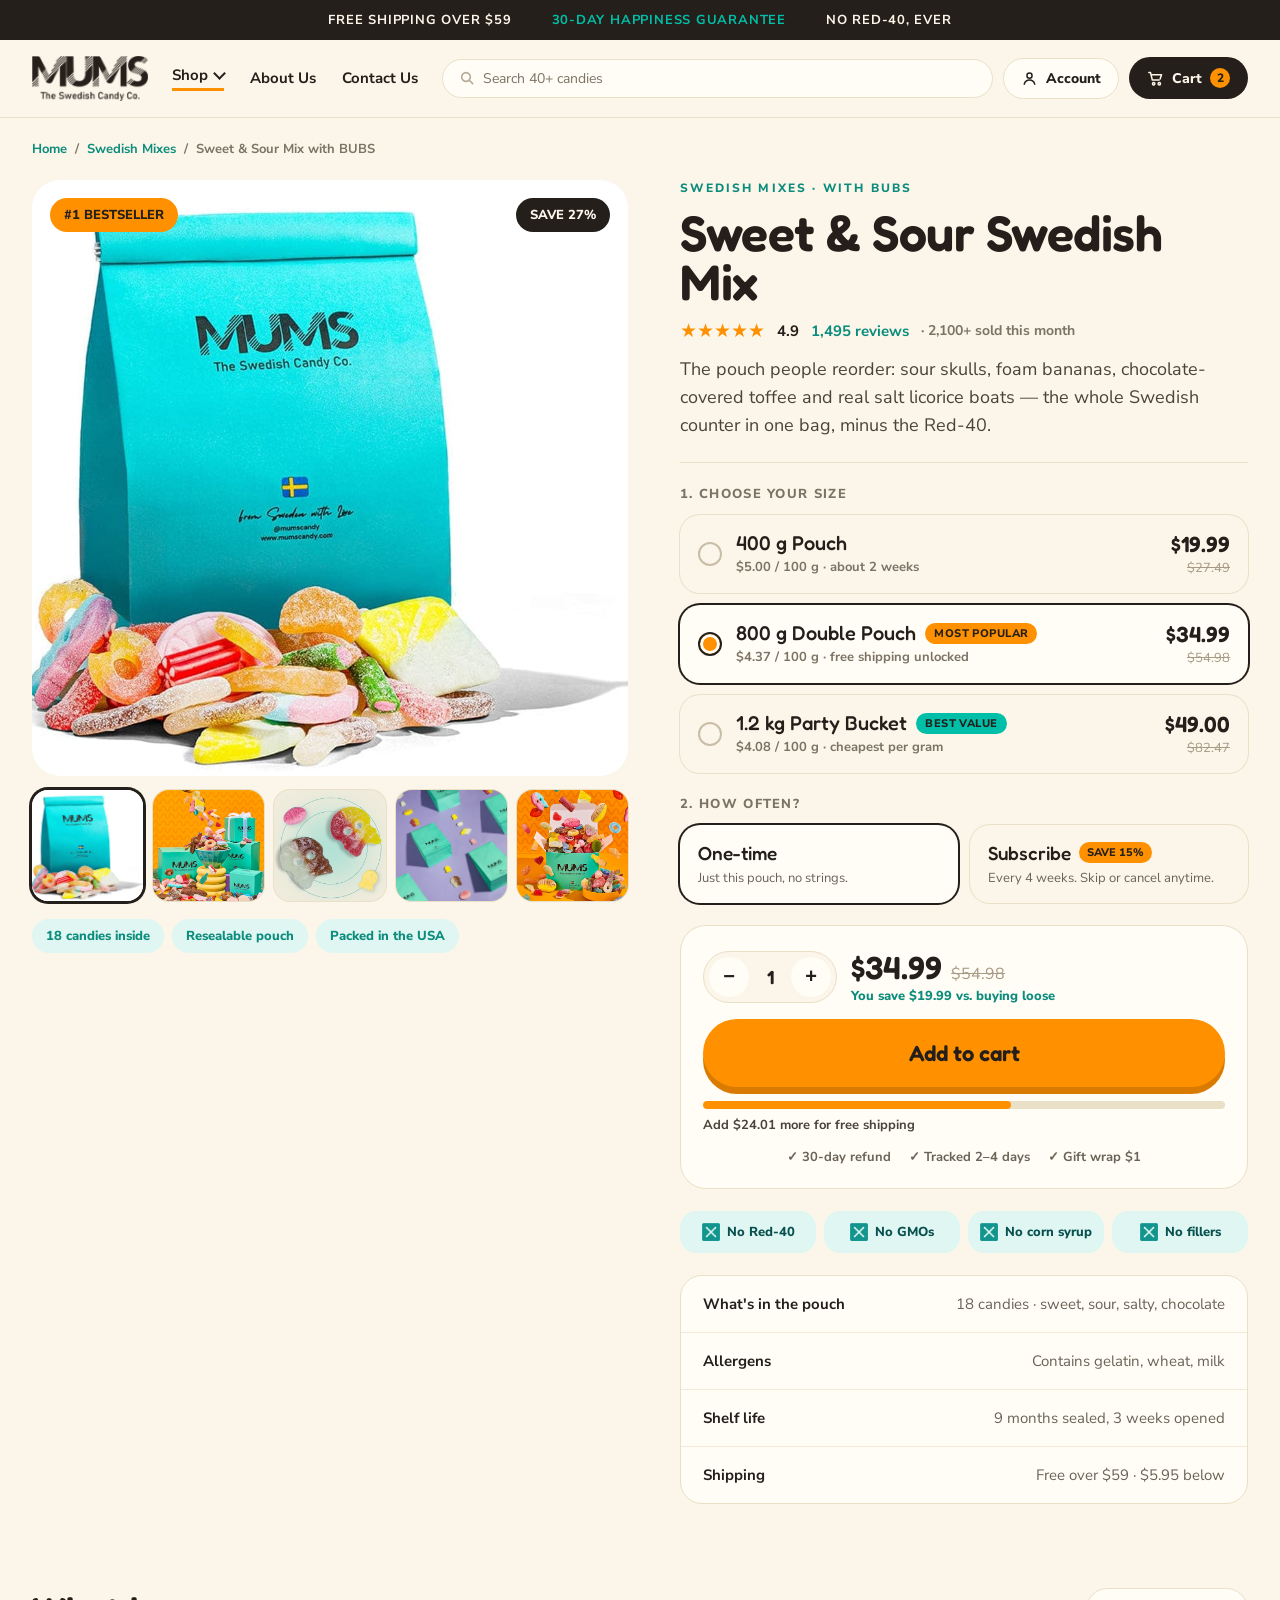
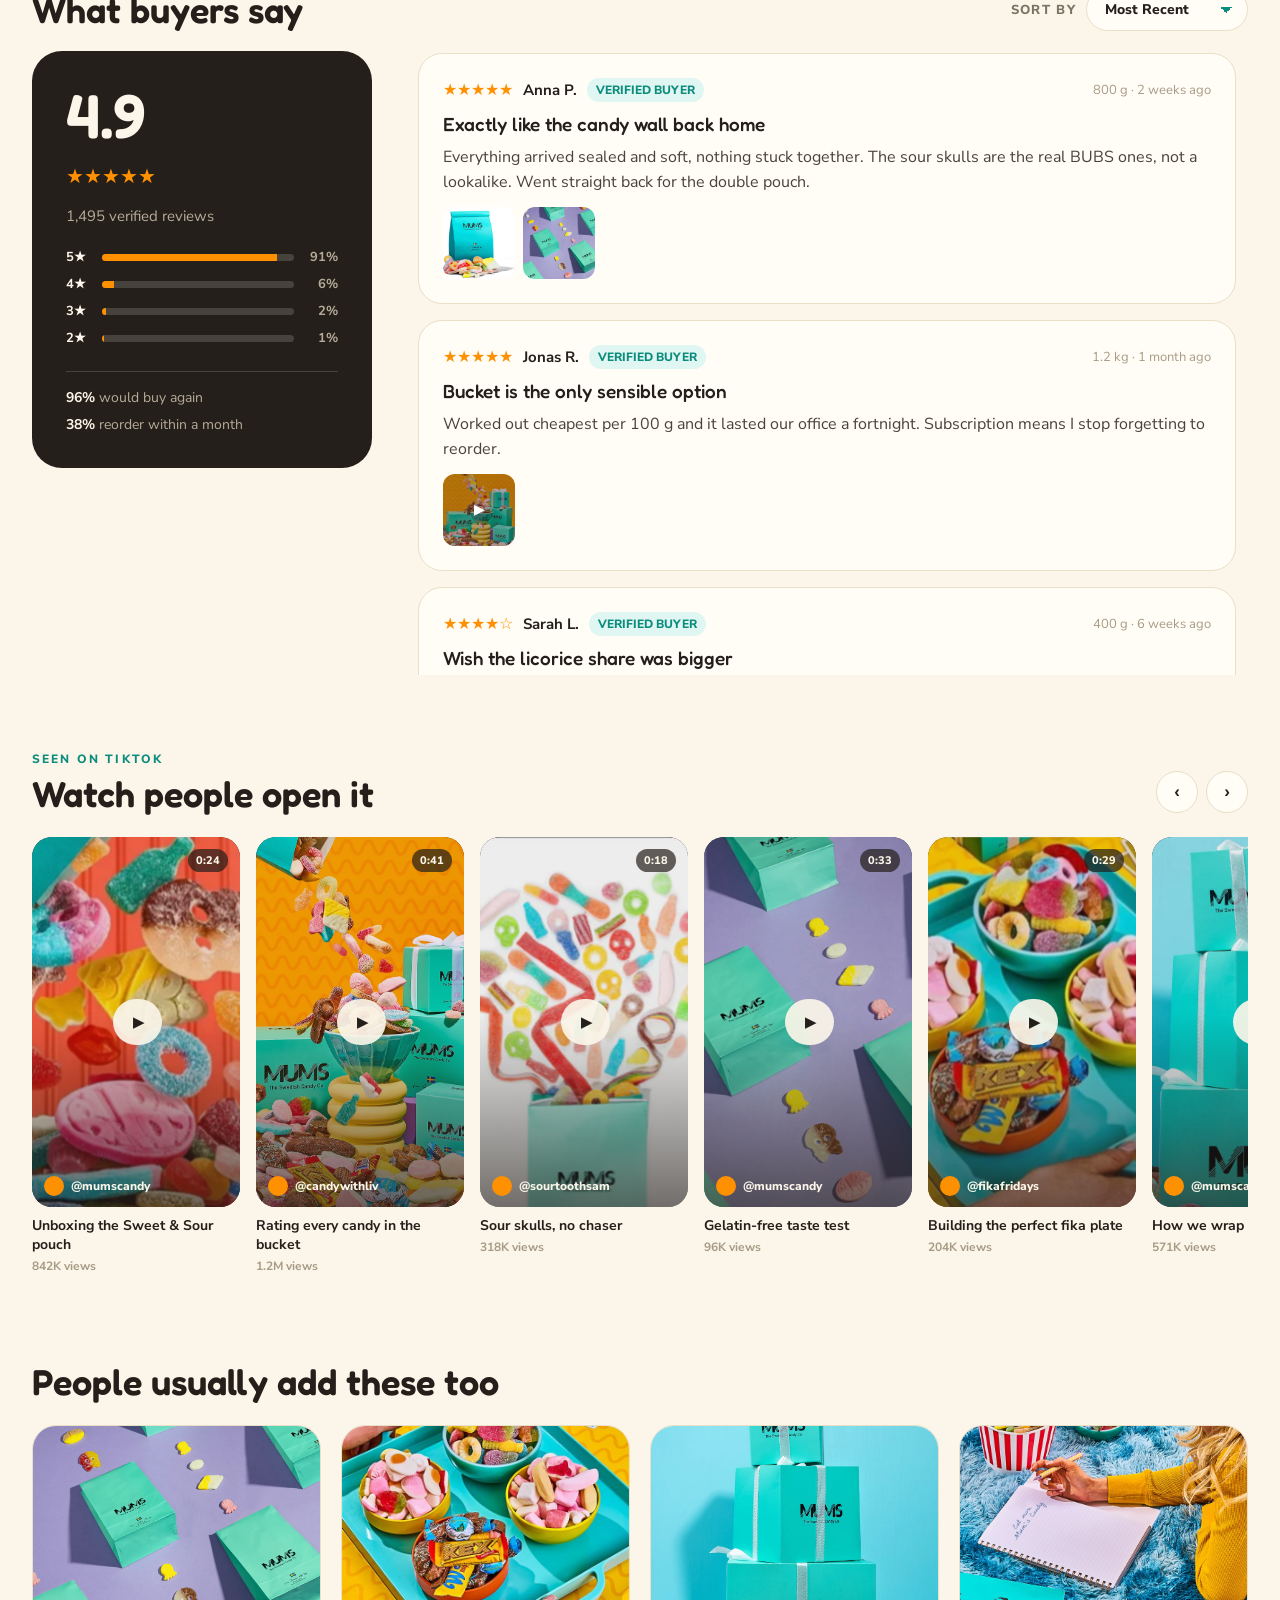
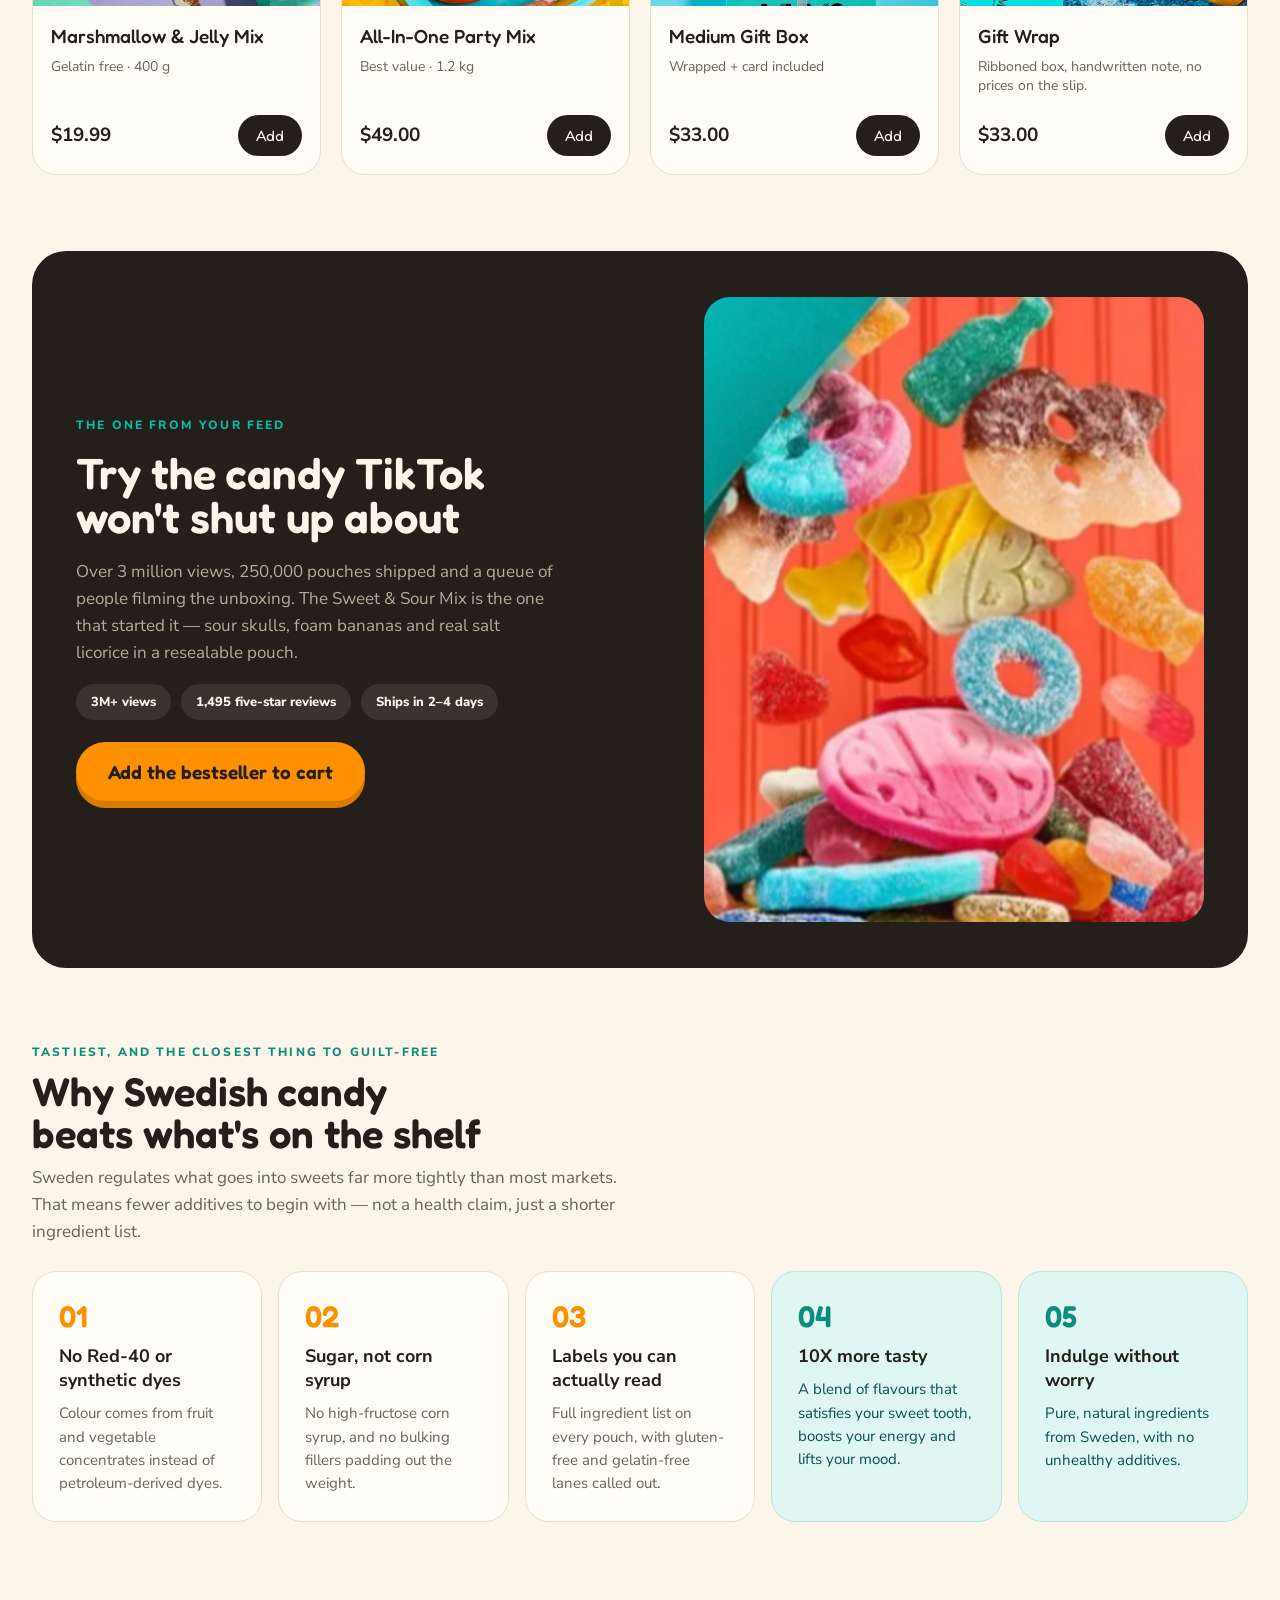
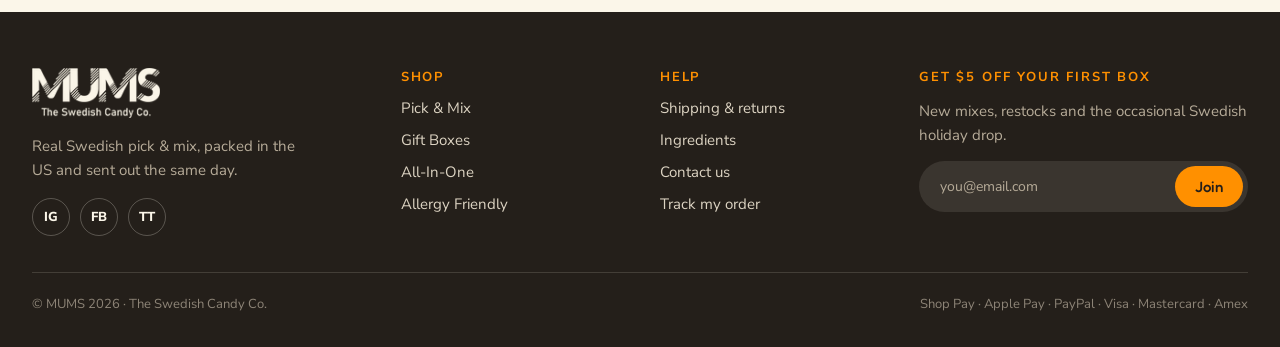
<file: product.html>
<!DOCTYPE html>
<html lang="en">
<head>
  <meta charset="utf-8" />
  <meta name="viewport" content="width=device-width, initial-scale=1" />
  <title>Sweet & Sour Swedish Mix — MUMS</title>
  <link rel="preconnect" href="https://fonts.googleapis.com" />
  <link rel="preconnect" href="https://fonts.gstatic.com" crossorigin="" />
  <link href="https://fonts.googleapis.com/css2?family=Fredoka:wght@400;500;600;700&family=Nunito+Sans:opsz,wght@6..12,400;6..12,600;6..12,700;6..12,800&display=swap" rel="stylesheet" />
  <link rel="stylesheet" href="styles.css" />
</head>
<body>
<div style="font-family: 'Nunito Sans', Helvetica, sans-serif; color: #241f1a; background: #fbf6e9; overflow-x: clip;">

  

  <div style="background: #241f1a; color: #fbf6e9; font-size: 13px; font-weight: 700; letter-spacing: 0.06em; text-transform: uppercase; display: flex; justify-content: center; gap: 40px; padding: 11px 24px; flex-wrap: wrap;">
    <span>Free shipping over $59</span>
    <span style="color: #00bfa8;">30-day happiness guarantee</span>
    <span>No Red-40, ever</span>
  </div>

  <header style="position: sticky; top: 0; z-index: 80; background: rgba(251, 246, 233, 0.94); backdrop-filter: blur(10px); border-bottom: 1px solid #eadfc7;">
    <div style="max-width: 1280px; margin: 0 auto; padding: 16px 32px; display: flex; align-items: center; flex-wrap: wrap; gap: 14px 24px;">
      <img src="assets/logo-mums-ink.png" alt="MUMS — The Swedish Candy Co." style="width: 116px; height: auto; display: block; cursor: pointer;" onclick="location.href='index.html'" />
      <nav style="display: flex; align-items: center; gap: 26px; font-size: 15px; font-weight: 700;">
        <div class="shop-wrap" style="position: relative; padding-bottom: 14px; margin-bottom: -14px;">
          <span class="shop-trigger" style="display: flex; align-items: center; gap: 7px; cursor: pointer; white-space: nowrap; padding-bottom: 3px; border-bottom: 3px solid #ff9000;">
            Shop
            <span class="shop-caret"></span>
          </span>
          <div class="shop-menu">
            <span onclick="location.href='product.html'" style="display: flex; align-items: center; justify-content: space-between; gap: 18px; padding: 11px 16px; border-radius: 12px; cursor: pointer; background: #eaf7f4; box-shadow: inset 3px 0 0 #00bfa8; white-space: nowrap;" class="hv0">
              Swedish Mixes
              <span style="color: #7c7365; font-weight: 800;">›</span>
            </span>
            <span onclick="location.href='product.html'" style="display: flex; align-items: center; justify-content: space-between; gap: 18px; padding: 11px 16px; border-radius: 12px; cursor: pointer; white-space: nowrap;" class="hv1">
              All-In-One Mix
              <span style="color: #7c7365; font-weight: 800;">›</span>
            </span>
            <span onclick="location.href='product.html'" style="display: flex; align-items: center; justify-content: space-between; gap: 18px; padding: 11px 16px; border-radius: 12px; cursor: pointer; white-space: nowrap;" class="hv1">
              Gift Boxes
              <span style="color: #7c7365; font-weight: 800;">›</span>
            </span>
            <span onclick="location.href='product.html'" style="display: flex; align-items: center; justify-content: space-between; gap: 18px; padding: 11px 16px; border-radius: 12px; cursor: pointer; white-space: nowrap;" class="hv1">
              Gluten Free Mix
              <span style="color: #7c7365; font-weight: 800;">›</span>
            </span>
            <span onclick="location.href='product.html'" style="display: flex; align-items: center; justify-content: space-between; gap: 18px; padding: 11px 16px; border-radius: 12px; cursor: pointer; white-space: nowrap;" class="hv1">
              Gelatin Free Mix
              <span style="color: #7c7365; font-weight: 800;">›</span>
            </span>
          </div>
        </div>
        <span style="cursor: pointer; white-space: nowrap;">About Us</span>
        <span style="cursor: pointer; white-space: nowrap;">Contact Us</span>
      </nav>
      <div style="display: flex; align-items: center; gap: 10px; flex: 1 1 260px; min-width: 0; justify-content: flex-end;">
        <div style="display: flex; align-items: center; gap: 8px; padding: 9px 16px; border: 1px solid #eadfc7; border-radius: 999px; background: #fffdf6; font-size: 14px; color: #7c7365; flex: 1 1 auto; min-width: 0; white-space: nowrap; overflow: hidden; cursor: text;">
          <svg viewBox="0 0 24 24" width="16" height="16" fill="none" stroke="#b6ab98" stroke-width="2.4" stroke-linecap="round" aria-hidden="true" style="flex: 0 0 auto;">
            <circle cx="10.5" cy="10.5" r="6.5"></circle>
            <path d="M15.4 15.4 20.5 20.5"></path>
          </svg>
          Search 40+ candies
        </div>
        <div style="position: relative; flex: 0 0 auto; display: flex;" class="acct-wrap">
          <button type="button" aria-label="Account" style="display: flex; align-items: center; gap: 8px; background: #fffdf6; color: #241f1a; border: 1px solid #eadfc7; border-radius: 999px; padding: 10px 17px; font-family: 'Nunito Sans', sans-serif; font-size: 14px; font-weight: 800; cursor: pointer; white-space: nowrap;" class="hv1">
            <svg viewBox="0 0 24 24" width="17" height="17" fill="none" stroke="#241f1a" stroke-width="2.1" stroke-linecap="round" stroke-linejoin="round" aria-hidden="true">
              <circle cx="12" cy="8" r="3.6"></circle>
              <path d="M4.6 20c1.1-3.9 4-5.8 7.4-5.8s6.3 1.9 7.4 5.8"></path>
            </svg>
            Account
          </button>
          <span class="acct-tip">Log in or create an account</span>
        </div>
        <button type="button" style="display: flex; align-items: center; gap: 8px; flex: 0 0 auto; background: #241f1a; color: #fbf6e9; border: 0; border-radius: 999px; padding: 11px 18px; font-family: 'Nunito Sans', sans-serif; font-size: 14px; font-weight: 800; cursor: pointer;">
          <svg viewBox="0 0 24 24" width="17" height="17" fill="none" stroke="#fbf6e9" stroke-width="2.1" stroke-linecap="round" stroke-linejoin="round" aria-hidden="true">
            <path d="M2.5 3.5h2.4l2.6 10.6h9.7"></path>
            <path d="M6.4 6.6h14.1l-2 6.2"></path>
            <circle cx="9.4" cy="19.4" r="1.7"></circle>
            <circle cx="17.4" cy="19.4" r="1.7"></circle>
          </svg>
          Cart
          <span style="background: #ff9000; color: #241f1a; border-radius: 999px; min-width: 20px; height: 20px; display: grid; place-items: center; font-size: 12px;">2</span>
        </button>
      </div>
    </div>
  </header>

  
  <main data-screen-label="Product detail" style="max-width: 1280px; margin: 0 auto; padding: 22px 32px 90px;">

    <div style="font-size: 13px; font-weight: 700; color: #7c7365; margin-bottom: 22px; display: flex; gap: 8px;">
      <span onclick="location.href='index.html'" style="cursor: pointer; color: #0b8c7c;">Home</span><span>/</span><span onclick="location.href='index.html'" style="cursor: pointer; color: #0b8c7c;">Swedish Mixes</span><span>/</span><span>Sweet &amp; Sour Mix with BUBS</span>
    </div>

    <div style="display: grid; grid-template-columns: 1.05fr 1fr; gap: 52px; align-items: start;">

      <div style="display: flex; flex-direction: column; gap: 14px; position: sticky; top: 96px;">
        <div style="position: relative; border-radius: 28px; overflow: hidden; aspect-ratio: 1; background: #e9f7f4;">
          <img src="assets/menu-gelatin-free.jpg" id="mainShot" alt="Sweet and Sour Swedish Mix" style="width: 100%; height: 100%; object-fit: cover; display: block;" />
          <span style="position: absolute; top: 18px; left: 18px; background: #ff9000; color: #241f1a; font-size: 13px; font-weight: 800; padding: 8px 14px; border-radius: 999px;">#1 BESTSELLER</span>
          <span style="position: absolute; top: 18px; right: 18px; background: #241f1a; color: #fbf6e9; font-size: 13px; font-weight: 800; padding: 8px 14px; border-radius: 999px;">SAVE 27%</span>
        </div>
        <div style="display: grid; grid-template-columns: repeat(5, 1fr); gap: 10px;">
          <div data-thumb="0" class="thumb" style="cursor:pointer;aspect-ratio:1;border-radius:16px;overflow:hidden;background:#f0ecdd;box-shadow:0 0 0 3px #241f1a;"><img src="assets/menu-gelatin-free.jpg" alt="" style="width: 100%; height: 100%; object-fit: cover; display: block;" /></div>
          <div data-thumb="1" class="thumb" style="cursor:pointer;aspect-ratio:1;border-radius:16px;overflow:hidden;background:#f0ecdd;box-shadow:0 0 0 1px #eadfc7;"><img src="assets/product-all-in-one-bucket.png" alt="" style="width: 100%; height: 100%; object-fit: cover; display: block;" /></div>
          <div data-thumb="2" class="thumb" style="cursor:pointer;aspect-ratio:1;border-radius:16px;overflow:hidden;background:#f0ecdd;box-shadow:0 0 0 1px #eadfc7;"><img src="assets/section-what-makes-mums-special.png" alt="" style="width: 100%; height: 100%; object-fit: cover; display: block;" /></div>
          <div data-thumb="3" class="thumb" style="cursor:pointer;aspect-ratio:1;border-radius:16px;overflow:hidden;background:#f0ecdd;box-shadow:0 0 0 1px #eadfc7;"><img src="assets/product-marshmallow-squares.png" alt="" style="width: 100%; height: 100%; object-fit: cover; display: block;" /></div>
          <div data-thumb="4" class="thumb" style="cursor:pointer;aspect-ratio:1;border-radius:16px;overflow:hidden;background:#f0ecdd;box-shadow:0 0 0 1px #eadfc7;"><img src="assets/section-made-in-sweden.png" alt="" style="width: 100%; height: 100%; object-fit: cover; display: block;" /></div>
        </div>
        <div style="display: flex; gap: 8px; flex-wrap: wrap; margin-top: 4px;">
          <span style="background: #dff6f2; color: #0b8c7c; font-size: 13px; font-weight: 800; padding: 8px 14px; border-radius: 999px;">18 candies inside</span>
          <span style="background: #dff6f2; color: #0b8c7c; font-size: 13px; font-weight: 800; padding: 8px 14px; border-radius: 999px;">Resealable pouch</span>
          <span style="background: #dff6f2; color: #0b8c7c; font-size: 13px; font-weight: 800; padding: 8px 14px; border-radius: 999px;">Packed in the USA</span>
        </div>
      </div>

      <div style="display: flex; flex-direction: column; gap: 22px;">
        <div style="display: flex; flex-direction: column; gap: 12px;">
          <span style="font-size: 12px; font-weight: 800; letter-spacing: 0.18em; text-transform: uppercase; color: #0b8c7c;">Swedish Mixes · with BUBS</span>
          <h1 style="margin: 0; font-family: Fredoka, sans-serif; font-weight: 600; font-size: 50px; line-height: 0.98; letter-spacing: -0.01em;">Sweet &amp; Sour Swedish Mix</h1>
          <div style="display: flex; align-items: center; gap: 12px; flex-wrap: wrap;">
            <span style="color: #ff9000; font-size: 19px;">★★★★★</span>
            <strong style="font-size: 15px;">4.9</strong>
            <a href="#reviews" style="font-size: 15px; font-weight: 700;">1,495 reviews</a>
            <span style="font-size: 14px; font-weight: 700; color: #7c7365;">· 2,100+ sold this month</span>
          </div>
          <p style="margin: 0; font-size: 18px; line-height: 1.55; color: #4a433a; text-wrap: pretty;">The pouch people reorder: sour skulls, foam bananas, chocolate-covered toffee and real salt licorice boats — the whole Swedish counter in one bag, minus the Red-40.</p>
        </div>

        <div style="display: flex; flex-direction: column; gap: 12px; border-top: 1px solid #eadfc7; padding-top: 22px;">
          <span style="font-size: 13px; font-weight: 800; letter-spacing: 0.1em; text-transform: uppercase; color: #7c7365;">1. Choose your size</span>
          <label class="size-row" data-price="19.99" data-was="27.49" style="position:relative;display:flex;align-items:center;gap:14px;padding:16px 18px;border-radius:20px;cursor:pointer;background:#fbf6e9;box-shadow:0 0 0 1px #eadfc7;">
              <span class="size-radio" style="flex:0 0 auto;width:20px;height:20px;border-radius:999px;border:2px solid #c9bda7;background:transparent;box-shadow:none;"></span>
              <span style="display: flex; flex-direction: column; gap: 3px; flex: 1;">
                <span style="display: flex; align-items: center; gap: 9px;">
                  <strong style="font-family: Fredoka, sans-serif; font-size: 20px; font-weight: 500;">400 g Pouch</strong>
                </span>
                <span style="font-size: 13px; font-weight: 700; color: #7c7365;">$5.00 / 100 g · about 2 weeks</span>
              </span>
              <span style="display: flex; flex-direction: column; align-items: flex-end; gap: 2px;">
                <strong style="font-family: Fredoka, sans-serif; font-size: 22px; font-weight: 600;">$19.99</strong>
                <span style="font-size: 13px; color: #a89b86; text-decoration: line-through;">$27.49</span>
              </span>
            </label>
            <label class="size-row" data-price="34.99" data-was="54.98" style="position:relative;display:flex;align-items:center;gap:14px;padding:16px 18px;border-radius:20px;cursor:pointer;background:#fffdf6;box-shadow:0 0 0 2px #241f1a;">
              <span class="size-radio" style="flex:0 0 auto;width:20px;height:20px;border-radius:999px;border:2px solid #241f1a;background:#ff9000;box-shadow:inset 0 0 0 3px #fffdf6;"></span>
              <span style="display: flex; flex-direction: column; gap: 3px; flex: 1;">
                <span style="display: flex; align-items: center; gap: 9px;">
                  <strong style="font-family: Fredoka, sans-serif; font-size: 20px; font-weight: 500;">800 g Double Pouch</strong><span style="background:#ff9000;color:#241f1a;font-size:11px;font-weight:800;padding:3px 9px;border-radius:999px;text-transform:uppercase;letter-spacing:0.04em;">Most popular</span>
                </span>
                <span style="font-size: 13px; font-weight: 700; color: #7c7365;">$4.37 / 100 g · free shipping unlocked</span>
              </span>
              <span style="display: flex; flex-direction: column; align-items: flex-end; gap: 2px;">
                <strong style="font-family: Fredoka, sans-serif; font-size: 22px; font-weight: 600;">$34.99</strong>
                <span style="font-size: 13px; color: #a89b86; text-decoration: line-through;">$54.98</span>
              </span>
            </label>
            <label class="size-row" data-price="49" data-was="82.47" style="position:relative;display:flex;align-items:center;gap:14px;padding:16px 18px;border-radius:20px;cursor:pointer;background:#fbf6e9;box-shadow:0 0 0 1px #eadfc7;">
              <span class="size-radio" style="flex:0 0 auto;width:20px;height:20px;border-radius:999px;border:2px solid #c9bda7;background:transparent;box-shadow:none;"></span>
              <span style="display: flex; flex-direction: column; gap: 3px; flex: 1;">
                <span style="display: flex; align-items: center; gap: 9px;">
                  <strong style="font-family: Fredoka, sans-serif; font-size: 20px; font-weight: 500;">1.2 kg Party Bucket</strong><span style="background:#00bfa8;color:#241f1a;font-size:11px;font-weight:800;padding:3px 9px;border-radius:999px;text-transform:uppercase;letter-spacing:0.04em;">Best value</span>
                </span>
                <span style="font-size: 13px; font-weight: 700; color: #7c7365;">$4.08 / 100 g · cheapest per gram</span>
              </span>
              <span style="display: flex; flex-direction: column; align-items: flex-end; gap: 2px;">
                <strong style="font-family: Fredoka, sans-serif; font-size: 22px; font-weight: 600;">$49.00</strong>
                <span style="font-size: 13px; color: #a89b86; text-decoration: line-through;">$82.47</span>
              </span>
            </label>
        </div>

        <div style="display: flex; flex-direction: column; gap: 12px;">
          <span style="font-size: 13px; font-weight: 800; letter-spacing: 0.1em; text-transform: uppercase; color: #7c7365;">2. How often?</span>
          <div style="display: grid; grid-template-columns: 1fr 1fr; gap: 12px;">
            <div data-plan="once" class="plan-card" data-plan-card="once" style="cursor:pointer;display:flex;flex-direction:column;gap:5px;padding:16px 18px;border-radius:20px;background:#fffdf6;box-shadow:0 0 0 2px #241f1a;">
              <strong style="font-family: Fredoka, sans-serif; font-size: 19px; font-weight: 500;">One-time</strong>
              <span style="font-size: 13px; color: #6b6357; line-height: 1.45;">Just this pouch, no strings.</span>
            </div>
            <div data-plan="sub" class="plan-card" data-plan-card="sub" style="cursor:pointer;display:flex;flex-direction:column;gap:5px;padding:16px 18px;border-radius:20px;background:#fbf6e9;box-shadow:0 0 0 1px #eadfc7;">
              <span style="display: flex; align-items: center; gap: 8px;">
                <strong style="font-family: Fredoka, sans-serif; font-size: 19px; font-weight: 500;">Subscribe</strong>
                <span style="background: #ff9000; color: #241f1a; font-size: 11px; font-weight: 800; padding: 3px 8px; border-radius: 999px;">SAVE 15%</span>
              </span>
              <span style="font-size: 13px; color: #6b6357; line-height: 1.45;">Every 4 weeks. Skip or cancel anytime.</span>
            </div>
          </div>
        </div>

        <div style="display: flex; flex-direction: column; gap: 14px; background: #fffdf6; border: 1px solid #eadfc7; border-radius: 26px; padding: 22px;">
          <div style="display: flex; align-items: center; gap: 14px; flex-wrap: wrap;">
            <div style="display: flex; align-items: center; gap: 4px; border: 1px solid #eadfc7; border-radius: 999px; padding: 5px; background: #fbf6e9;">
              <button type="button" data-qty="-1" style="width: 40px; height: 40px; border: 0; border-radius: 999px; background: #fffdf6; font-size: 20px; font-weight: 800; cursor: pointer; color: #241f1a;">−</button>
              <span style="min-width: 34px; text-align: center; font-family: Fredoka, sans-serif; font-size: 19px; font-weight: 600;"><span id="qtyVal">1</span></span>
              <button type="button" data-qty="1" style="width: 40px; height: 40px; border: 0; border-radius: 999px; background: #fffdf6; font-size: 20px; font-weight: 800; cursor: pointer; color: #241f1a;">+</button>
            </div>
            <div style="display: flex; flex-direction: column; flex: 1; min-width: 150px;">
              <span style="display: flex; align-items: baseline; gap: 9px;">
                <strong style="font-family: Fredoka, sans-serif; font-size: 32px; font-weight: 600;"><span class="total">$34.99</span></strong>
                <span style="font-size: 16px; color: #a89b86; text-decoration: line-through;"><span id="totalWas">$54.98</span></span>
              </span>
              <span style="font-size: 13px; font-weight: 800; color: #0b8c7c;"><span id="savings">You save $19.99 vs. buying loose</span></span>
            </div>
          </div>
          <button type="button" style="background: #ff9000; color: #241f1a; border: 0; border-radius: 999px; padding: 21px; font-family: Fredoka, sans-serif; font-size: 22px; font-weight: 600; cursor: pointer; box-shadow: 0 7px 0 #d97b00; transition: transform 0.3s ease;" class="hv7 grow">Add to cart</button>
          <div style="display: flex; flex-direction: column; gap: 7px;">
            <div style="height: 8px; border-radius: 999px; background: #eadfc7; overflow: hidden;">
              <div id="shipBar" style="height:100%;width:59%;background:#ff9000;border-radius:999px;"></div>
            </div>
            <span style="font-size: 13px; font-weight: 700; color: #4a433a;"><span id="shipLabel">Add $24.01 more for free shipping</span></span>
          </div>
          <div style="display: flex; gap: 18px; flex-wrap: wrap; font-size: 13px; font-weight: 700; color: #6b6357; justify-content: center;">
            <span>✓ 30-day refund</span>
            <span>✓ Tracked 2–4 days</span>
            <span>✓ Gift wrap $1</span>
          </div>
        </div>

        <div style="display: grid; grid-template-columns: repeat(4, 1fr); gap: 8px;">
          <div style="display: flex; align-items: center; justify-content: center; gap: 7px; background: #dff6f2; border-radius: 16px; padding: 12px 8px;">
            <img src="assets/icon-check.png" alt="" style="width: 18px; height: 18px; flex: 0 0 auto;" />
            <span style="font-size: 13px; font-weight: 800; color: #08514f; white-space: nowrap;">No Red-40</span>
          </div>
          <div style="display: flex; align-items: center; justify-content: center; gap: 7px; background: #dff6f2; border-radius: 16px; padding: 12px 8px;">
            <img src="assets/icon-check.png" alt="" style="width: 18px; height: 18px; flex: 0 0 auto;" />
            <span style="font-size: 13px; font-weight: 800; color: #08514f; white-space: nowrap;">No GMOs</span>
          </div>
          <div style="display: flex; align-items: center; justify-content: center; gap: 7px; background: #dff6f2; border-radius: 16px; padding: 12px 8px;">
            <img src="assets/icon-check.png" alt="" style="width: 18px; height: 18px; flex: 0 0 auto;" />
            <span style="font-size: 13px; font-weight: 800; color: #08514f; white-space: nowrap;">No corn syrup</span>
          </div>
          <div style="display: flex; align-items: center; justify-content: center; gap: 7px; background: #dff6f2; border-radius: 16px; padding: 12px 8px;">
            <img src="assets/icon-check.png" alt="" style="width: 18px; height: 18px; flex: 0 0 auto;" />
            <span style="font-size: 13px; font-weight: 800; color: #08514f; white-space: nowrap;">No fillers</span>
          </div>
        </div>

        <div style="display: flex; flex-direction: column; border: 1px solid #eadfc7; border-radius: 22px; overflow: hidden; background: #fffdf6;">
          <div style="display: flex; justify-content: space-between; gap: 16px; padding: 18px 22px; border-bottom: 1px solid #f2e9d6;">
            <strong style="font-size: 15px;">What's in the pouch</strong>
            <span style="font-size: 15px; color: #6b6357; text-align: right;">18 candies · sweet, sour, salty, chocolate</span>
          </div>
          <div style="display: flex; justify-content: space-between; gap: 16px; padding: 18px 22px; border-bottom: 1px solid #f2e9d6;">
            <strong style="font-size: 15px;">Allergens</strong>
            <span style="font-size: 15px; color: #6b6357; text-align: right;">Contains gelatin, wheat, milk</span>
          </div>
          <div style="display: flex; justify-content: space-between; gap: 16px; padding: 18px 22px; border-bottom: 1px solid #f2e9d6;">
            <strong style="font-size: 15px;">Shelf life</strong>
            <span style="font-size: 15px; color: #6b6357; text-align: right;">9 months sealed, 3 weeks opened</span>
          </div>
          <div style="display: flex; justify-content: space-between; gap: 16px; padding: 18px 22px;">
            <strong style="font-size: 15px;">Shipping</strong>
            <span style="font-size: 15px; color: #6b6357; text-align: right;">Free over $59 · $5.95 below</span>
          </div>
        </div>
      </div>
    </div>

    <section id="reviews" style="margin-top: 84px; display: grid; grid-template-columns: minmax(260px, 340px) 1fr; gap: 20px 44px; align-items: start;">
      <div style="grid-column: 1 / -1; display: flex; align-items: center; justify-content: space-between; gap: 20px; flex-wrap: wrap;">
        <h2 style="margin: 0; font-family: Fredoka, sans-serif; font-weight: 600; font-size: 36px;">What buyers say</h2>
        <label style="display: flex; align-items: center; gap: 10px;">
          <span style="font-size: 13px; font-weight: 800; letter-spacing: 0.1em; text-transform: uppercase; color: #7c7365;">Sort by</span>
          <select id="sortSelect" style="appearance: none; background: #fffdf6; border: 1px solid #eadfc7; border-radius: 999px; padding: 11px 40px 11px 18px; font-family: 'Nunito Sans', sans-serif; font-size: 14px; font-weight: 800; color: #241f1a; cursor: pointer; background-image: linear-gradient(45deg, transparent 50%, #0b8c7c 50%), linear-gradient(135deg, #0b8c7c 50%, transparent 50%); background-position: calc(100% - 21px) 51%, calc(100% - 15px) 51%; background-size: 6px 6px, 6px 6px; background-repeat: no-repeat;">
            <option value="recent">Most Recent</option>
            <option value="highest">Highest Rating</option>
            <option value="lowest">Lowest Rating</option>
            <option value="pics-only">Only Pictures</option>
            <option value="pics-first">Pictures First</option>
            <option value="videos-first">Videos First</option>
            <option value="helpful">Most Helpful</option>
          </select>
        </label>
      </div>
      <div style="background: #241f1a; border-radius: 30px; padding: 34px; display: flex; flex-direction: column; gap: 16px; color: #fbf6e9;">
        <span style="font-family: Fredoka, sans-serif; font-size: 62px; font-weight: 600; line-height: 1;">4.9</span>
        <span style="color: #ff9000; font-size: 20px;">★★★★★</span>
        <span style="font-size: 15px; color: #b6ab98;">1,495 verified reviews</span>
        <div style="display: flex; flex-direction: column; gap: 9px; margin-top: 6px;">
          <div style="display: flex; align-items: center; gap: 10px; font-size: 13px; font-weight: 700;"><span style="width: 26px;">5★</span><span style="flex: 1; height: 7px; border-radius: 999px; background: rgba(251, 246, 233, 0.16); overflow: hidden;"><span style="display: block; width: 91%; height: 100%; background: #ff9000;"></span></span><span style="width: 34px; text-align: right; color: #b6ab98;">91%</span></div>
          <div style="display: flex; align-items: center; gap: 10px; font-size: 13px; font-weight: 700;"><span style="width: 26px;">4★</span><span style="flex: 1; height: 7px; border-radius: 999px; background: rgba(251, 246, 233, 0.16); overflow: hidden;"><span style="display: block; width: 6%; height: 100%; background: #ff9000;"></span></span><span style="width: 34px; text-align: right; color: #b6ab98;">6%</span></div>
          <div style="display: flex; align-items: center; gap: 10px; font-size: 13px; font-weight: 700;"><span style="width: 26px;">3★</span><span style="flex: 1; height: 7px; border-radius: 999px; background: rgba(251, 246, 233, 0.16); overflow: hidden;"><span style="display: block; width: 2%; height: 100%; background: #ff9000;"></span></span><span style="width: 34px; text-align: right; color: #b6ab98;">2%</span></div>
          <div style="display: flex; align-items: center; gap: 10px; font-size: 13px; font-weight: 700;"><span style="width: 26px;">2★</span><span style="flex: 1; height: 7px; border-radius: 999px; background: rgba(251, 246, 233, 0.16); overflow: hidden;"><span style="display: block; width: 1%; height: 100%; background: #ff9000;"></span></span><span style="width: 34px; text-align: right; color: #b6ab98;">1%</span></div>
        </div>
        <div style="border-top: 1px solid rgba(251, 246, 233, 0.16); margin-top: 8px; padding-top: 16px; display: flex; flex-direction: column; gap: 8px; font-size: 14px; color: #b6ab98;">
          <span><strong style="color: #fbf6e9;">96%</strong> would buy again</span>
          <span><strong style="color: #fbf6e9;">38%</strong> reorder within a month</span>
        </div>
      </div>
      <div style="display: flex; flex-direction: column; gap: 16px;">
        <div style="display: flex; flex-direction: column; gap: 16px; max-height: 620px; overflow-y: auto; padding: 2px 12px 2px 2px;">
          <article class="review" data-review="0" style="order:1;background:#fffdf6;border:1px solid #eadfc7;border-radius:24px;padding:24px;gap:10px;flex-direction:column;display:flex;">
            <div style="display: flex; align-items: center; gap: 10px;"><span style="color: #ff9000; font-size: 16px;">★★★★★</span><strong style="font-size: 15px;">Anna P.</strong><span style="font-size: 12px; font-weight: 800; color: #0b8c7c; background: #dff6f2; padding: 4px 9px; border-radius: 999px;">VERIFIED BUYER</span><span style="font-size: 13px; color: #a89b86; margin-left: auto;">800 g · 2 weeks ago</span></div>
            <strong style="font-family: Fredoka, sans-serif; font-size: 19px; font-weight: 500;">Exactly like the candy wall back home</strong>
            <p style="margin: 0; font-size: 16px; line-height: 1.55; color: #4a433a;">Everything arrived sealed and soft, nothing stuck together. The sour skulls are the real BUBS ones, not a lookalike. Went straight back for the double pouch.</p>
            <div style="display: flex; gap: 8px; margin-top: 2px;">
              <img src="assets/menu-gelatin-free.jpg" alt="Buyer photo" style="width: 72px; height: 72px; border-radius: 12px; object-fit: cover; display: block;" />
              <img src="assets/product-marshmallow-squares.png" alt="Buyer photo" style="width: 72px; height: 72px; border-radius: 12px; object-fit: cover; display: block;" />
            </div>
          </article>
          <article class="review" data-review="1" style="order:2;background:#fffdf6;border:1px solid #eadfc7;border-radius:24px;padding:24px;gap:10px;flex-direction:column;display:flex;">
            <div style="display: flex; align-items: center; gap: 10px;"><span style="color: #ff9000; font-size: 16px;">★★★★★</span><strong style="font-size: 15px;">Jonas R.</strong><span style="font-size: 12px; font-weight: 800; color: #0b8c7c; background: #dff6f2; padding: 4px 9px; border-radius: 999px;">VERIFIED BUYER</span><span style="font-size: 13px; color: #a89b86; margin-left: auto;">1.2 kg · 1 month ago</span></div>
            <strong style="font-family: Fredoka, sans-serif; font-size: 19px; font-weight: 500;">Bucket is the only sensible option</strong>
            <p style="margin: 0; font-size: 16px; line-height: 1.55; color: #4a433a;">Worked out cheapest per 100 g and it lasted our office a fortnight. Subscription means I stop forgetting to reorder.</p>
            <div style="display: flex; gap: 8px; margin-top: 2px;">
              <div style="position: relative; width: 72px; height: 72px; border-radius: 12px; overflow: hidden;">
                <img src="assets/product-all-in-one-bucket.png" alt="Buyer video" style="width: 100%; height: 100%; object-fit: cover; display: block;" />
                <span style="position: absolute; inset: 0; background: rgba(36, 31, 26, 0.35); display: grid; place-items: center; color: #fff; font-size: 13px; font-weight: 800;">▶</span>
              </div>
            </div>
          </article>
          <article class="review" data-review="2" style="order:3;background:#fffdf6;border:1px solid #eadfc7;border-radius:24px;padding:24px;gap:10px;flex-direction:column;display:flex;">
            <div style="display: flex; align-items: center; gap: 10px;"><span style="color: #ff9000; font-size: 16px;">★★★★☆</span><strong style="font-size: 15px;">Sarah L.</strong><span style="font-size: 12px; font-weight: 800; color: #0b8c7c; background: #dff6f2; padding: 4px 9px; border-radius: 999px;">VERIFIED BUYER</span><span style="font-size: 13px; color: #a89b86; margin-left: auto;">400 g · 6 weeks ago</span></div>
            <strong style="font-family: Fredoka, sans-serif; font-size: 19px; font-weight: 500;">Wish the licorice share was bigger</strong>
            <p style="margin: 0; font-size: 16px; line-height: 1.55; color: #4a433a;">No complaints on freshness or shipping — I just want more of the salty boats. Buying the licorice mix next time.</p>
          </article>
          <article class="review" data-review="3" style="order:4;background:#fffdf6;border:1px solid #eadfc7;border-radius:24px;padding:24px;gap:10px;flex-direction:column;display:flex;">
            <div style="display: flex; align-items: center; gap: 10px;"><span style="color: #ff9000; font-size: 16px;">★★★★★</span><strong style="font-size: 15px;">Priya N.</strong><span style="font-size: 12px; font-weight: 800; color: #0b8c7c; background: #dff6f2; padding: 4px 9px; border-radius: 999px;">VERIFIED BUYER</span><span style="font-size: 13px; color: #a89b86; margin-left: auto;">800 g · 3 weeks ago</span></div>
            <strong style="font-family: Fredoka, sans-serif; font-size: 19px; font-weight: 500;">Sent one to my sister in Texas</strong>
            <p style="margin: 0; font-size: 16px; line-height: 1.55; color: #4a433a;">Ordered two, kept one. Gift wrap was neater than I expected and the card was actually handwritten. Both arrived on the same day.</p>
          </article>
          <article class="review" data-review="4" style="order:5;background:#fffdf6;border:1px solid #eadfc7;border-radius:24px;padding:24px;gap:10px;flex-direction:column;display:flex;">
            <div style="display: flex; align-items: center; gap: 10px;"><span style="color: #ff9000; font-size: 16px;">★★★★★</span><strong style="font-size: 15px;">Tom H.</strong><span style="font-size: 12px; font-weight: 800; color: #0b8c7c; background: #dff6f2; padding: 4px 9px; border-radius: 999px;">VERIFIED BUYER</span><span style="font-size: 13px; color: #a89b86; margin-left: auto;">1.2 kg · 5 weeks ago</span></div>
            <strong style="font-family: Fredoka, sans-serif; font-size: 19px; font-weight: 500;">Free shipping bar is a trap (in a good way)</strong>
            <p style="margin: 0; font-size: 16px; line-height: 1.55; color: #4a433a;">Came for one pouch, left with the bucket because the per-gram maths made it obvious. No regrets, office cleaned it out.</p>
          </article>
          <article class="review" data-review="5" style="order:6;background:#fffdf6;border:1px solid #eadfc7;border-radius:24px;padding:24px;gap:10px;flex-direction:column;display:flex;">
            <div style="display: flex; align-items: center; gap: 10px;"><span style="color: #ff9000; font-size: 16px;">★★★★☆</span><strong style="font-size: 15px;">Elena K.</strong><span style="font-size: 12px; font-weight: 800; color: #0b8c7c; background: #dff6f2; padding: 4px 9px; border-radius: 999px;">VERIFIED BUYER</span><span style="font-size: 13px; color: #a89b86; margin-left: auto;">400 g · 2 months ago</span></div>
            <strong style="font-family: Fredoka, sans-serif; font-size: 19px; font-weight: 500;">Great for a first try</strong>
            <p style="margin: 0; font-size: 16px; line-height: 1.55; color: #4a433a;">Small pouch is the right way to test the waters. Everything was fresh, just be aware the 400 g goes fast if you are sharing.</p>
          </article>
        </div>
      </div>
    </section>

    <section style="margin-top: 76px;">
      <div style="display: flex; align-items: flex-end; justify-content: space-between; gap: 20px; flex-wrap: wrap; margin-bottom: 20px;">
        <div style="display: flex; flex-direction: column; gap: 8px;">
          <span style="font-size: 12px; font-weight: 800; letter-spacing: 0.18em; text-transform: uppercase; color: #0b8c7c;">Seen on TikTok</span>
          <h2 style="margin: 0; font-family: Fredoka, sans-serif; font-weight: 600; font-size: 36px; line-height: 1.05;">Watch people open it</h2>
        </div>
        <div style="display: flex; align-items: center; gap: 8px;">
          <button type="button" data-clip="-1" aria-label="Previous clips" style="width: 42px; height: 42px; border-radius: 999px; border: 1px solid #eadfc7; background: #fffdf6; font-size: 17px; font-weight: 800; color: #241f1a; cursor: pointer;" class="hv1">‹</button>
          <button type="button" data-clip="1" aria-label="More clips" style="width: 42px; height: 42px; border-radius: 999px; border: 1px solid #eadfc7; background: #fffdf6; font-size: 17px; font-weight: 800; color: #241f1a; cursor: pointer;" class="hv1">›</button>
        </div>
      </div>
      <div id="clipRail" style="display: flex; gap: 16px; overflow-x: auto; scroll-snap-type: x mandatory; scroll-behavior: smooth; padding: 4px 2px 10px; scrollbar-width: none;">
          <article style="flex: 0 0 auto; width: 208px; scroll-snap-align: start; display: flex; flex-direction: column; gap: 10px; cursor: pointer;" class="hv8">
            <div style="position: relative; aspect-ratio: 9 / 16; border-radius: 20px; overflow: hidden; background: #241f1a;">
              <img src="assets/mix-sweetsour-b.png" alt="" style="width: 100%; height: 100%; object-fit: cover; display: block; opacity: 0.92;" />
              <span style="position: absolute; inset: 0; background: linear-gradient(to top, rgba(36, 31, 26, 0.62), rgba(36, 31, 26, 0) 52%);"></span>
              <span style="position: absolute; top: 12px; right: 12px; background: rgba(36, 31, 26, 0.7); color: #fbf6e9; font-size: 11px; font-weight: 800; padding: 4px 8px; border-radius: 999px;">0:24</span>
              <span style="position: absolute; top: 50%; left: 50%; width: 46px; height: 46px; margin: -23px 0 0 -23px; border-radius: 999px; background: rgba(251, 246, 233, 0.92); display: grid; place-items: center; color: #241f1a; font-size: 15px; padding-left: 3px;">▶</span>
              <span style="position: absolute; left: 12px; right: 12px; bottom: 11px; display: flex; align-items: center; gap: 7px; color: #fbf6e9; font-size: 12px; font-weight: 800;">
                <span style="width: 20px; height: 20px; border-radius: 999px; background: #ff9000; flex: 0 0 auto;"></span>
                @mumscandy
              </span>
            </div>
            <div style="display: flex; flex-direction: column; gap: 3px;">
              <span style="font-size: 14px; font-weight: 700; line-height: 1.35; color: #241f1a;">Unboxing the Sweet & Sour pouch</span>
              <span style="font-size: 12px; font-weight: 700; color: #a89b86;">842K views</span>
            </div>
          </article>
          <article style="flex: 0 0 auto; width: 208px; scroll-snap-align: start; display: flex; flex-direction: column; gap: 10px; cursor: pointer;" class="hv8">
            <div style="position: relative; aspect-ratio: 9 / 16; border-radius: 20px; overflow: hidden; background: #241f1a;">
              <img src="assets/product-all-in-one-bucket.png" alt="" style="width: 100%; height: 100%; object-fit: cover; display: block; opacity: 0.92;" />
              <span style="position: absolute; inset: 0; background: linear-gradient(to top, rgba(36, 31, 26, 0.62), rgba(36, 31, 26, 0) 52%);"></span>
              <span style="position: absolute; top: 12px; right: 12px; background: rgba(36, 31, 26, 0.7); color: #fbf6e9; font-size: 11px; font-weight: 800; padding: 4px 8px; border-radius: 999px;">0:41</span>
              <span style="position: absolute; top: 50%; left: 50%; width: 46px; height: 46px; margin: -23px 0 0 -23px; border-radius: 999px; background: rgba(251, 246, 233, 0.92); display: grid; place-items: center; color: #241f1a; font-size: 15px; padding-left: 3px;">▶</span>
              <span style="position: absolute; left: 12px; right: 12px; bottom: 11px; display: flex; align-items: center; gap: 7px; color: #fbf6e9; font-size: 12px; font-weight: 800;">
                <span style="width: 20px; height: 20px; border-radius: 999px; background: #ff9000; flex: 0 0 auto;"></span>
                @candywithliv
              </span>
            </div>
            <div style="display: flex; flex-direction: column; gap: 3px;">
              <span style="font-size: 14px; font-weight: 700; line-height: 1.35; color: #241f1a;">Rating every candy in the bucket</span>
              <span style="font-size: 12px; font-weight: 700; color: #a89b86;">1.2M views</span>
            </div>
          </article>
          <article style="flex: 0 0 auto; width: 208px; scroll-snap-align: start; display: flex; flex-direction: column; gap: 10px; cursor: pointer;" class="hv8">
            <div style="position: relative; aspect-ratio: 9 / 16; border-radius: 20px; overflow: hidden; background: #241f1a;">
              <img src="assets/mix-sour-a.png" alt="" style="width: 100%; height: 100%; object-fit: cover; display: block; opacity: 0.92;" />
              <span style="position: absolute; inset: 0; background: linear-gradient(to top, rgba(36, 31, 26, 0.62), rgba(36, 31, 26, 0) 52%);"></span>
              <span style="position: absolute; top: 12px; right: 12px; background: rgba(36, 31, 26, 0.7); color: #fbf6e9; font-size: 11px; font-weight: 800; padding: 4px 8px; border-radius: 999px;">0:18</span>
              <span style="position: absolute; top: 50%; left: 50%; width: 46px; height: 46px; margin: -23px 0 0 -23px; border-radius: 999px; background: rgba(251, 246, 233, 0.92); display: grid; place-items: center; color: #241f1a; font-size: 15px; padding-left: 3px;">▶</span>
              <span style="position: absolute; left: 12px; right: 12px; bottom: 11px; display: flex; align-items: center; gap: 7px; color: #fbf6e9; font-size: 12px; font-weight: 800;">
                <span style="width: 20px; height: 20px; border-radius: 999px; background: #ff9000; flex: 0 0 auto;"></span>
                @sourtoothsam
              </span>
            </div>
            <div style="display: flex; flex-direction: column; gap: 3px;">
              <span style="font-size: 14px; font-weight: 700; line-height: 1.35; color: #241f1a;">Sour skulls, no chaser</span>
              <span style="font-size: 12px; font-weight: 700; color: #a89b86;">318K views</span>
            </div>
          </article>
          <article style="flex: 0 0 auto; width: 208px; scroll-snap-align: start; display: flex; flex-direction: column; gap: 10px; cursor: pointer;" class="hv8">
            <div style="position: relative; aspect-ratio: 9 / 16; border-radius: 20px; overflow: hidden; background: #241f1a;">
              <img src="assets/product-marshmallow-squares.png" alt="" style="width: 100%; height: 100%; object-fit: cover; display: block; opacity: 0.92;" />
              <span style="position: absolute; inset: 0; background: linear-gradient(to top, rgba(36, 31, 26, 0.62), rgba(36, 31, 26, 0) 52%);"></span>
              <span style="position: absolute; top: 12px; right: 12px; background: rgba(36, 31, 26, 0.7); color: #fbf6e9; font-size: 11px; font-weight: 800; padding: 4px 8px; border-radius: 999px;">0:33</span>
              <span style="position: absolute; top: 50%; left: 50%; width: 46px; height: 46px; margin: -23px 0 0 -23px; border-radius: 999px; background: rgba(251, 246, 233, 0.92); display: grid; place-items: center; color: #241f1a; font-size: 15px; padding-left: 3px;">▶</span>
              <span style="position: absolute; left: 12px; right: 12px; bottom: 11px; display: flex; align-items: center; gap: 7px; color: #fbf6e9; font-size: 12px; font-weight: 800;">
                <span style="width: 20px; height: 20px; border-radius: 999px; background: #ff9000; flex: 0 0 auto;"></span>
                @mumscandy
              </span>
            </div>
            <div style="display: flex; flex-direction: column; gap: 3px;">
              <span style="font-size: 14px; font-weight: 700; line-height: 1.35; color: #241f1a;">Gelatin-free taste test</span>
              <span style="font-size: 12px; font-weight: 700; color: #a89b86;">96K views</span>
            </div>
          </article>
          <article style="flex: 0 0 auto; width: 208px; scroll-snap-align: start; display: flex; flex-direction: column; gap: 10px; cursor: pointer;" class="hv8">
            <div style="position: relative; aspect-ratio: 9 / 16; border-radius: 20px; overflow: hidden; background: #241f1a;">
              <img src="assets/mix-sweet-b.png" alt="" style="width: 100%; height: 100%; object-fit: cover; display: block; opacity: 0.92;" />
              <span style="position: absolute; inset: 0; background: linear-gradient(to top, rgba(36, 31, 26, 0.62), rgba(36, 31, 26, 0) 52%);"></span>
              <span style="position: absolute; top: 12px; right: 12px; background: rgba(36, 31, 26, 0.7); color: #fbf6e9; font-size: 11px; font-weight: 800; padding: 4px 8px; border-radius: 999px;">0:29</span>
              <span style="position: absolute; top: 50%; left: 50%; width: 46px; height: 46px; margin: -23px 0 0 -23px; border-radius: 999px; background: rgba(251, 246, 233, 0.92); display: grid; place-items: center; color: #241f1a; font-size: 15px; padding-left: 3px;">▶</span>
              <span style="position: absolute; left: 12px; right: 12px; bottom: 11px; display: flex; align-items: center; gap: 7px; color: #fbf6e9; font-size: 12px; font-weight: 800;">
                <span style="width: 20px; height: 20px; border-radius: 999px; background: #ff9000; flex: 0 0 auto;"></span>
                @fikafridays
              </span>
            </div>
            <div style="display: flex; flex-direction: column; gap: 3px;">
              <span style="font-size: 14px; font-weight: 700; line-height: 1.35; color: #241f1a;">Building the perfect fika plate</span>
              <span style="font-size: 12px; font-weight: 700; color: #a89b86;">204K views</span>
            </div>
          </article>
          <article style="flex: 0 0 auto; width: 208px; scroll-snap-align: start; display: flex; flex-direction: column; gap: 10px; cursor: pointer;" class="hv8">
            <div style="position: relative; aspect-ratio: 9 / 16; border-radius: 20px; overflow: hidden; background: #241f1a;">
              <img src="assets/menu-gift-boxes.jpg" alt="" style="width: 100%; height: 100%; object-fit: cover; display: block; opacity: 0.92;" />
              <span style="position: absolute; inset: 0; background: linear-gradient(to top, rgba(36, 31, 26, 0.62), rgba(36, 31, 26, 0) 52%);"></span>
              <span style="position: absolute; top: 12px; right: 12px; background: rgba(36, 31, 26, 0.7); color: #fbf6e9; font-size: 11px; font-weight: 800; padding: 4px 8px; border-radius: 999px;">0:22</span>
              <span style="position: absolute; top: 50%; left: 50%; width: 46px; height: 46px; margin: -23px 0 0 -23px; border-radius: 999px; background: rgba(251, 246, 233, 0.92); display: grid; place-items: center; color: #241f1a; font-size: 15px; padding-left: 3px;">▶</span>
              <span style="position: absolute; left: 12px; right: 12px; bottom: 11px; display: flex; align-items: center; gap: 7px; color: #fbf6e9; font-size: 12px; font-weight: 800;">
                <span style="width: 20px; height: 20px; border-radius: 999px; background: #ff9000; flex: 0 0 auto;"></span>
                @mumscandy
              </span>
            </div>
            <div style="display: flex; flex-direction: column; gap: 3px;">
              <span style="font-size: 14px; font-weight: 700; line-height: 1.35; color: #241f1a;">How we wrap your gift box</span>
              <span style="font-size: 12px; font-weight: 700; color: #a89b86;">571K views</span>
            </div>
          </article>
      </div>
    </section>

    <section style="margin-top: 76px;">
      <h2 style="margin: 0 0 22px; font-family: Fredoka, sans-serif; font-weight: 600; font-size: 36px;">People usually add these too</h2>
      <div style="display: grid; grid-template-columns: repeat(auto-fit, minmax(240px, 1fr)); gap: 20px;">
        <article style="background: #fffdf6; border: 1px solid #eadfc7; border-radius: 24px; overflow: hidden; display: flex; flex-direction: column;">
          <div style="aspect-ratio: 4 / 3; background: #efe6f7; height: 180px;"><img src="assets/product-marshmallow-squares.png" alt="" style="width: 100%; height: 100%; object-fit: cover; display: block;" /></div>
          <div style="padding: 18px; display: flex; flex-direction: column; gap: 10px; flex: 1;">
            <strong style="font-family: Fredoka, sans-serif; font-size: 19px; font-weight: 500;">Marshmallow &amp; Jelly Mix</strong>
            <span style="font-size: 14px; color: #6b6357;">Gelatin free · 400 g</span>
            <div style="flex: 1;"></div>
            <div style="display: flex; align-items: center; justify-content: space-between; gap: 10px;"><strong style="font-size: 19px;">$19.99</strong><button type="button" style="background: #241f1a; color: #fbf6e9; border: 0; border-radius: 999px; padding: 11px 18px; font-family: Fredoka, sans-serif; font-size: 15px; cursor: pointer; transition: transform 0.3s ease;" class="grow">Add</button></div>
          </div>
        </article>
        <article style="background: #fffdf6; border: 1px solid #eadfc7; border-radius: 24px; overflow: hidden; display: flex; flex-direction: column;">
          <div style="aspect-ratio: 4 / 3; background: #ffe9c8; height: 180px;"><img src="assets/product-all-in-one-mix.jpg" alt="" style="width: 100%; height: 100%; object-fit: cover; display: block;" /></div>
          <div style="padding: 18px; display: flex; flex-direction: column; gap: 10px; flex: 1;">
            <strong style="font-family: Fredoka, sans-serif; font-size: 19px; font-weight: 500;">All-In-One Party Mix</strong>
            <span style="font-size: 14px; color: #6b6357;">Best value · 1.2 kg</span>
            <div style="flex: 1;"></div>
            <div style="display: flex; align-items: center; justify-content: space-between; gap: 10px;"><strong style="font-size: 19px;">$49.00</strong><button type="button" style="background: #241f1a; color: #fbf6e9; border: 0; border-radius: 999px; padding: 11px 18px; font-family: Fredoka, sans-serif; font-size: 15px; cursor: pointer; transition: transform 0.3s ease;" class="grow">Add</button></div>
          </div>
        </article>
        <article style="background: #fffdf6; border: 1px solid #eadfc7; border-radius: 24px; overflow: hidden; display: flex; flex-direction: column;">
          <div style="aspect-ratio: 4 / 3; background: #d9f0f7; height: 180px;"><img src="assets/menu-gift-boxes.jpg" alt="" style="width: 100%; height: 100%; object-fit: cover; display: block;" /></div>
          <div style="padding: 18px; display: flex; flex-direction: column; gap: 10px; flex: 1;">
            <strong style="font-family: Fredoka, sans-serif; font-size: 19px; font-weight: 500;">Medium Gift Box</strong>
            <span style="font-size: 14px; color: #6b6357;">Wrapped + card included</span>
            <div style="flex: 1;"></div>
            <div style="display: flex; align-items: center; justify-content: space-between; gap: 10px;"><strong style="font-size: 19px;">$33.00</strong><button type="button" style="background: #241f1a; color: #fbf6e9; border: 0; border-radius: 999px; padding: 11px 18px; font-family: Fredoka, sans-serif; font-size: 15px; cursor: pointer; transition: transform 0.3s ease;" class="grow">Add</button></div>
          </div>
        </article>
        <article style="background: #fffdf6; border: 1px solid #eadfc7; border-radius: 24px; overflow: hidden; display: flex; flex-direction: column;">
          <div style="aspect-ratio: 4 / 3; background: #d9f0f7; height: 180px;"><img src="assets/product-gift-box.png" alt="" style="width: 100%; height: 100%; object-fit: cover; display: block;" /></div>
          <div style="padding: 18px; display: flex; flex-direction: column; gap: 10px; flex: 1;">
            <strong style="font-family: Fredoka, sans-serif; font-size: 19px; font-weight: 500;">Gift Wrap</strong>
            <span style="font-size: 14px; color: #6b6357;">Ribboned box, handwritten note, no prices on the slip.</span>
            <div style="flex: 1;"></div>
            <div style="display: flex; align-items: center; justify-content: space-between; gap: 10px;"><strong style="font-size: 19px;">$33.00</strong><button type="button" style="background: #241f1a; color: #fbf6e9; border: 0; border-radius: 999px; padding: 11px 18px; font-family: Fredoka, sans-serif; font-size: 15px; cursor: pointer; transition: transform 0.3s ease;" class="grow">Add</button></div>
          </div>
        </article>
      </div>
    </section>

    <section style="margin-top: 76px; background: #241f1a; border-radius: 34px; padding: 46px 44px; display: grid; grid-template-columns: minmax(280px, 1fr) minmax(450px, 500px); gap: 44px; align-items: center;">
      <div style="display: flex; flex-direction: column; gap: 18px; align-items: flex-start;">
        <span style="font-size: 12px; font-weight: 800; letter-spacing: 0.18em; text-transform: uppercase; color: #00bfa8;">The one from your feed</span>
        <h2 style="margin: 0; font-family: Fredoka, sans-serif; font-weight: 600; font-size: clamp(32px, 3.4vw, 44px); line-height: 1.02; color: #fbf6e9; max-width: 520px; text-wrap: balance;">Try the candy TikTok won't shut up about</h2>
        <p style="margin: 0; max-width: 480px; font-size: 17px; line-height: 1.6; color: #b6ab98; text-wrap: pretty;">Over 3 million views, 250,000 pouches shipped and a queue of people filming the unboxing. The Sweet &amp; Sour Mix is the one that started it — sour skulls, foam bananas and real salt licorice in a resealable pouch.</p>
        <div style="display: flex; gap: 10px; flex-wrap: wrap;">
          <span style="background: rgba(251, 246, 233, 0.09); color: #fbf6e9; font-size: 13px; font-weight: 800; padding: 9px 15px; border-radius: 999px;">3M+ views</span>
          <span style="background: rgba(251, 246, 233, 0.09); color: #fbf6e9; font-size: 13px; font-weight: 800; padding: 9px 15px; border-radius: 999px;">1,495 five-star reviews</span>
          <span style="background: rgba(251, 246, 233, 0.09); color: #fbf6e9; font-size: 13px; font-weight: 800; padding: 9px 15px; border-radius: 999px;">Ships in 2–4 days</span>
        </div>
        <button type="button" style="margin-top: 4px; background: #ff9000; color: #241f1a; border: 0; border-radius: 999px; padding: 18px 32px; font-family: Fredoka, sans-serif; font-size: 19px; font-weight: 600; cursor: pointer; box-shadow: 0 7px 0 #d97b00; transition: background 0.25s ease;" class="hv7">Add the bestseller to cart</button>
      </div>
      <div style="border-radius: 26px; overflow: hidden; aspect-ratio: 4 / 5;">
        <img src="assets/mix-sweetsour-b.png" alt="Sweet and Sour Swedish Mix" style="width: 100%; height: 100%; object-fit: cover; display: block;" />
      </div>
    </section>

    <section style="margin-top: 76px;">
      <div style="display: flex; flex-direction: column; gap: 10px; margin-bottom: 26px;">
        <span style="font-size: 12px; font-weight: 800; letter-spacing: 0.18em; text-transform: uppercase; color: #0b8c7c;">Tastiest, and the closest thing to guilt-free</span>
        <h2 style="margin: 0; font-family: Fredoka, sans-serif; font-weight: 600; font-size: clamp(30px, 3.2vw, 40px); line-height: 1.05; max-width: 700px; text-wrap: balance;">Why Swedish candy beats what's on the shelf</h2>
        <p style="margin: 0; max-width: 620px; font-size: 17px; line-height: 1.6; color: #6b6357; text-wrap: pretty;">Sweden regulates what goes into sweets far more tightly than most markets. That means fewer additives to begin with — not a health claim, just a shorter ingredient list.</p>
      </div>
      <div style="display: grid; grid-template-columns: repeat(auto-fit, minmax(216px, 1fr)); gap: 16px;">
        <div style="background: #fffdf6; border: 1px solid #eadfc7; border-radius: 24px; padding: 26px; display: flex; flex-direction: column; gap: 10px;">
          <span style="font-family: Fredoka, sans-serif; font-size: 30px; font-weight: 600; color: #ff9000;">01</span>
          <strong style="font-size: 18px;">No Red-40 or synthetic dyes</strong>
          <span style="font-size: 15px; line-height: 1.55; color: #6b6357;">Colour comes from fruit and vegetable concentrates instead of petroleum-derived dyes.</span>
        </div>
        <div style="background: #fffdf6; border: 1px solid #eadfc7; border-radius: 24px; padding: 26px; display: flex; flex-direction: column; gap: 10px;">
          <span style="font-family: Fredoka, sans-serif; font-size: 30px; font-weight: 600; color: #ff9000;">02</span>
          <strong style="font-size: 18px;">Sugar, not corn syrup</strong>
          <span style="font-size: 15px; line-height: 1.55; color: #6b6357;">No high-fructose corn syrup, and no bulking fillers padding out the weight.</span>
        </div>
        <div style="background: #fffdf6; border: 1px solid #eadfc7; border-radius: 24px; padding: 26px; display: flex; flex-direction: column; gap: 10px;">
          <span style="font-family: Fredoka, sans-serif; font-size: 30px; font-weight: 600; color: #ff9000;">03</span>
          <strong style="font-size: 18px;">Labels you can actually read</strong>
          <span style="font-size: 15px; line-height: 1.55; color: #6b6357;">Full ingredient list on every pouch, with gluten-free and gelatin-free lanes called out.</span>
        </div>
        <div style="background: #dff6f2; border: 1px solid #b9e6de; border-radius: 24px; padding: 26px; display: flex; flex-direction: column; gap: 10px;">
          <span style="font-family: Fredoka, sans-serif; font-size: 30px; font-weight: 600; color: #0b8c7c;">04</span>
          <strong style="font-size: 18px;">10X more tasty</strong>
          <span style="font-size: 15px; line-height: 1.55; color: #08514f;">A blend of flavours that satisfies your sweet tooth, boosts your energy and lifts your mood.</span>
        </div>
        <div style="background: #dff6f2; border: 1px solid #b9e6de; border-radius: 24px; padding: 26px; display: flex; flex-direction: column; gap: 10px;">
          <span style="font-family: Fredoka, sans-serif; font-size: 30px; font-weight: 600; color: #0b8c7c;">05</span>
          <strong style="font-size: 18px;">Indulge without worry</strong>
          <span style="font-size: 15px; line-height: 1.55; color: #08514f;">Pure, natural ingredients from Sweden, with no unhealthy additives.</span>
        </div>
      </div>
    </section>
  </main>
  

  <footer style="background: #241f1a; color: #fbf6e9; padding: 56px 32px 34px;">
    <div style="max-width: 1280px; margin: 0 auto; display: grid; grid-template-columns: minmax(220px, 1.2fr) repeat(2, minmax(140px, 0.8fr)) minmax(240px, 1.2fr); gap: 40px;">
      <div style="display: flex; flex-direction: column; gap: 16px;">
        <img src="assets/logo-mums-cream.png" alt="MUMS" style="width: 128px; height: auto;" />
        <p style="margin: 0; font-size: 15px; line-height: 1.6; color: #b6ab98; max-width: 280px;">Real Swedish pick &amp; mix, packed in the US and sent out the same day.</p>
        <div style="display: flex; gap: 10px;">
          <span style="width: 36px; height: 36px; border-radius: 999px; border: 1px solid rgba(251, 246, 233, 0.25); display: grid; place-items: center; font-size: 13px; font-weight: 800; cursor: pointer;">IG</span>
          <span style="width: 36px; height: 36px; border-radius: 999px; border: 1px solid rgba(251, 246, 233, 0.25); display: grid; place-items: center; font-size: 13px; font-weight: 800; cursor: pointer;">FB</span>
          <span style="width: 36px; height: 36px; border-radius: 999px; border: 1px solid rgba(251, 246, 233, 0.25); display: grid; place-items: center; font-size: 13px; font-weight: 800; cursor: pointer;">TT</span>
        </div>
      </div>
      <div style="display: flex; flex-direction: column; gap: 12px;">
        <strong style="font-size: 13px; letter-spacing: 0.14em; text-transform: uppercase; color: #ff9000;">Shop</strong>
        <span style="font-size: 15px; color: #dcd3c2; cursor: pointer;">Pick &amp; Mix</span>
        <span style="font-size: 15px; color: #dcd3c2; cursor: pointer;">Gift Boxes</span>
        <span style="font-size: 15px; color: #dcd3c2; cursor: pointer;">All-In-One</span>
        <span style="font-size: 15px; color: #dcd3c2; cursor: pointer;">Allergy Friendly</span>
      </div>
      <div style="display: flex; flex-direction: column; gap: 12px;">
        <strong style="font-size: 13px; letter-spacing: 0.14em; text-transform: uppercase; color: #ff9000;">Help</strong>
        <span style="font-size: 15px; color: #dcd3c2; cursor: pointer;">Shipping &amp; returns</span>
        <span style="font-size: 15px; color: #dcd3c2; cursor: pointer;">Ingredients</span>
        <span style="font-size: 15px; color: #dcd3c2; cursor: pointer;">Contact us</span>
        <span style="font-size: 15px; color: #dcd3c2; cursor: pointer;">Track my order</span>
      </div>
      <div style="display: flex; flex-direction: column; gap: 14px;">
        <strong style="font-size: 13px; letter-spacing: 0.14em; text-transform: uppercase; color: #ff9000;">Get $5 off your first box</strong>
        <span style="font-size: 15px; line-height: 1.55; color: #b6ab98;">New mixes, restocks and the occasional Swedish holiday drop.</span>
        <div style="display: flex; gap: 8px; background: rgba(251, 246, 233, 0.1); border-radius: 999px; padding: 5px;">
          <span style="flex: 1; padding: 11px 16px; font-size: 14px; color: #b6ab98;">you@email.com</span>
          <button type="button" style="background: #ff9000; color: #241f1a; border: 0; border-radius: 999px; padding: 11px 20px; font-family: Fredoka, sans-serif; font-size: 15px; font-weight: 500; cursor: pointer;">Join</button>
        </div>
      </div>
    </div>
    <div style="max-width: 1280px; margin: 36px auto 0; padding-top: 22px; border-top: 1px solid rgba(251, 246, 233, 0.14); display: flex; justify-content: space-between; gap: 20px; flex-wrap: wrap; font-size: 13px; color: #8d8477;">
      <span>© MUMS 2026 · The Swedish Candy Co.</span>
      <span>Shop Pay · Apple Pay · PayPal · Visa · Mastercard · Amex</span>
    </div>
  </footer>
</div>
  <script src="parallax.js"></script>
  <script src="app.js"></script>
</body>
</html>
</file>
<file: styles.css>
body { margin: 0; background: #fbf6e9; }
  a { color: #0b8c7c; text-decoration: none; }
  a:hover { color: #e67a00; }
  ::selection { background: #ffd9a0; }
  @keyframes mumsPopIn {
    from { opacity: 0; transform: translateY(22px) scale(0.93); }
    60%  { opacity: 1; transform: translateY(0) scale(1.025); }
    to   { opacity: 1; transform: translateY(0) scale(1); }
  }
  [data-pop] {
    opacity: 0;
    transform: translateY(24px) scale(0.97);
    will-change: opacity, transform;
  }
  [data-pop].is-visible {
    animation: mumsPopIn 0.7s cubic-bezier(0.2, 0.9, 0.3, 1.35) both;
  }
  [data-pop="1"] { animation-delay: 0.09s; }
  [data-pop="2"] { animation-delay: 0.18s; }
  [data-pop="3"] { animation-delay: 0.27s; }
  [data-pop="4"] { animation-delay: 0.36s; }
  [data-pop="special"] { animation-delay: 0.1s; }

  /* Flavour section: header pops first, then the cards stagger in behind it */
  [data-pop="head"] { animation-delay: 0s; }
  .flavour-grid [data-pop="0"] { animation-delay: 0.14s; }
  .flavour-grid [data-pop="1"] { animation-delay: 0.23s; }
  .flavour-grid [data-pop="2"] { animation-delay: 0.32s; }
  .flavour-grid [data-pop="3"] { animation-delay: 0.41s; }
  .flavour-grid [data-pop="4"] { animation-delay: 0.5s; }

  @keyframes heroFadeIn {
    0% {
      opacity: 0;
      transform: translateY(26px) scale(0.96);
    }
    100% {
      opacity: 1;
      transform: translateY(0) scale(1);
    }
  }

  .hero-item {
    opacity: 0;
    transform: translateY(26px) scale(0.96);
    transform-origin: center bottom;
  }

  .hero-item.is-visible {
    animation: heroFadeIn 0.9s cubic-bezier(0.22, 1, 0.36, 1) forwards;
  }

  .hero-item-1 { animation-delay: 0.08s; }
  .hero-item-2 { animation-delay: 0.18s; transform-origin: left center; }
  .hero-item-3 { animation-delay: 0.28s; }
  .hero-item-4 { animation-delay: 0.38s; }
  .hero-item-5 { animation-delay: 0.48s; }

  @media (prefers-reduced-motion: reduce) {
    [data-pop] { animation: none; opacity: 1; transform: none; }
    .hero-item {
      opacity: 1;
      transform: none;
      animation: none;
    }
  }

/* --- Shop dropdown --- */
.shop-wrap { position: relative; padding-bottom: 14px; margin-bottom: -14px; }
.shop-trigger { display: flex; align-items: center; gap: 7px; cursor: pointer; white-space: nowrap; padding-bottom: 3px; border-bottom: 3px solid #ff9000; }
.shop-caret { display: block; width: 7px; height: 7px; border-right: 2px solid #241f1a; border-bottom: 2px solid #241f1a; transform: rotate(45deg); margin-top: -3px; transition: transform 0.2s ease, margin-top 0.2s ease; }
.shop-wrap:hover .shop-caret { transform: rotate(225deg); margin-top: 3px; }
.shop-menu { position: absolute; top: 100%; left: -16px; min-width: 246px; background: #fffdf6; border: 1px solid #eadfc7; border-radius: 18px; padding: 10px; box-shadow: 0 18px 40px rgba(36,31,26,0.16); display: flex; flex-direction: column; gap: 2px; font-size: 16px; opacity: 0; transform: translateY(-6px); pointer-events: none; transition: opacity 0.16s ease, transform 0.16s ease; z-index: 20; }
.shop-wrap:hover .shop-menu { opacity: 1; transform: translateY(0); pointer-events: auto; }

/* --- Account tooltip --- */
.acct-wrap { position: relative; flex: 0 0 auto; display: flex; }
.acct-tip { position: absolute; top: calc(100% + 9px); left: 50%; transform: translateX(-50%) translateY(-4px); background: #241f1a; color: #fbf6e9; font-size: 12px; font-weight: 700; padding: 7px 12px; border-radius: 9px; white-space: nowrap; pointer-events: none; z-index: 5; opacity: 0; transition: opacity 0.16s ease, transform 0.16s ease; }
.acct-wrap:hover .acct-tip { opacity: 1; transform: translateX(-50%) translateY(0); }

/* --- Misc --- */
#clipRail { scrollbar-width: none; }
#clipRail::-webkit-scrollbar { display: none; }
#mainShot { transition: opacity 0.25s ease; }

/* --- Hover states --- */
.hv0:hover { background: #eaf7f4; }
.hv1:hover { background: #f4efe1; }
.hv2:hover { transform: scale(1.045); box-shadow: 0 16px 34px rgba(36, 31, 26, 0.18); }
.hv3:hover { opacity: 0; transform: scale(1.05); }
.hv4:hover { background: #0b8c7c; }
.hv5:hover { transform: scale(1.02); box-shadow: 0 20px 44px rgba(36, 31, 26, 0.2); }
.hv6:hover { background: #ff9000; color: #241f1a; }
.hv7:hover { background: #ffa41f; }
.hv8:hover { transform: translateY(-3px); }
/* Grow animation for nav and buttons */
.grow:hover { transform: scale(1.08); }

/* --- Reviews carousel --- */
.review-carousel { position: relative; }
.review-track {
  --card-w: 340px;
  display: flex;
  gap: 22px;
  overflow-x: auto;
  scroll-snap-type: x mandatory;
  scroll-behavior: smooth;
  -webkit-overflow-scrolling: touch;
  scrollbar-width: none;
  padding: 12px max(0px, calc(50% - var(--card-w) / 2));
}
.review-track::-webkit-scrollbar { display: none; }
.review-slide {
  flex: 0 0 var(--card-w);
  scroll-snap-align: center;
  transform: scale(0.9);
  opacity: 0.55;
  transition: transform 0.4s ease, opacity 0.4s ease;
}
.review-slide.is-center {
  transform: scale(1);
  opacity: 1;
}
.review-dots {
  display: flex;
  justify-content: center;
  gap: 11px;
  margin-top: 26px;
}
.review-dot {
  width: 10px;
  height: 10px;
  padding: 0;
  border: 0;
  border-radius: 999px;
  background: #e0d4bd;
  cursor: pointer;
  transition: background 0.25s ease, transform 0.25s ease;
}
.review-dot:hover { background: #c9b89b; }
.review-dot.is-active {
  background: #241f1a;
  transform: scale(1.3);
}
@media (max-width: 640px) {
  .review-track { --card-w: 80vw; }
}
@media (prefers-reduced-motion: reduce) {
  .review-track { scroll-behavior: auto; }
  .review-slide { transition: none; }
}
</file>
